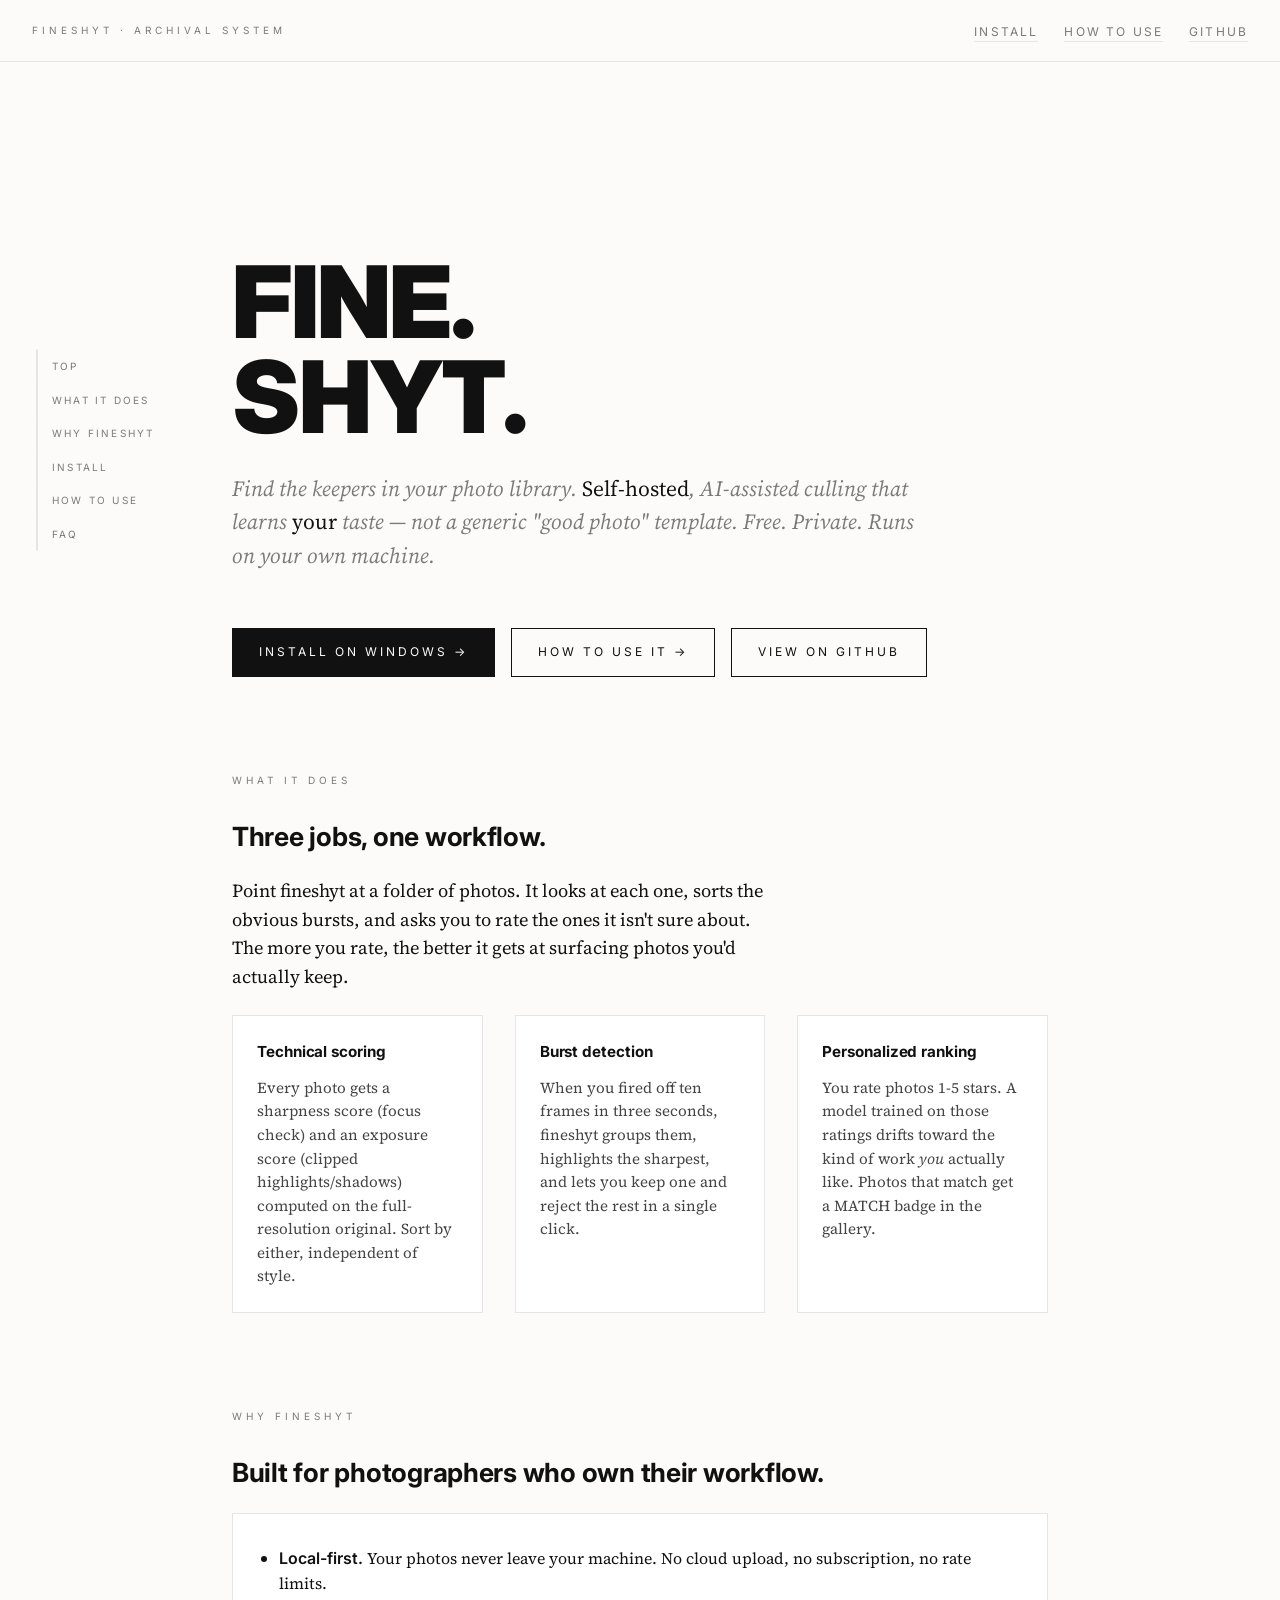
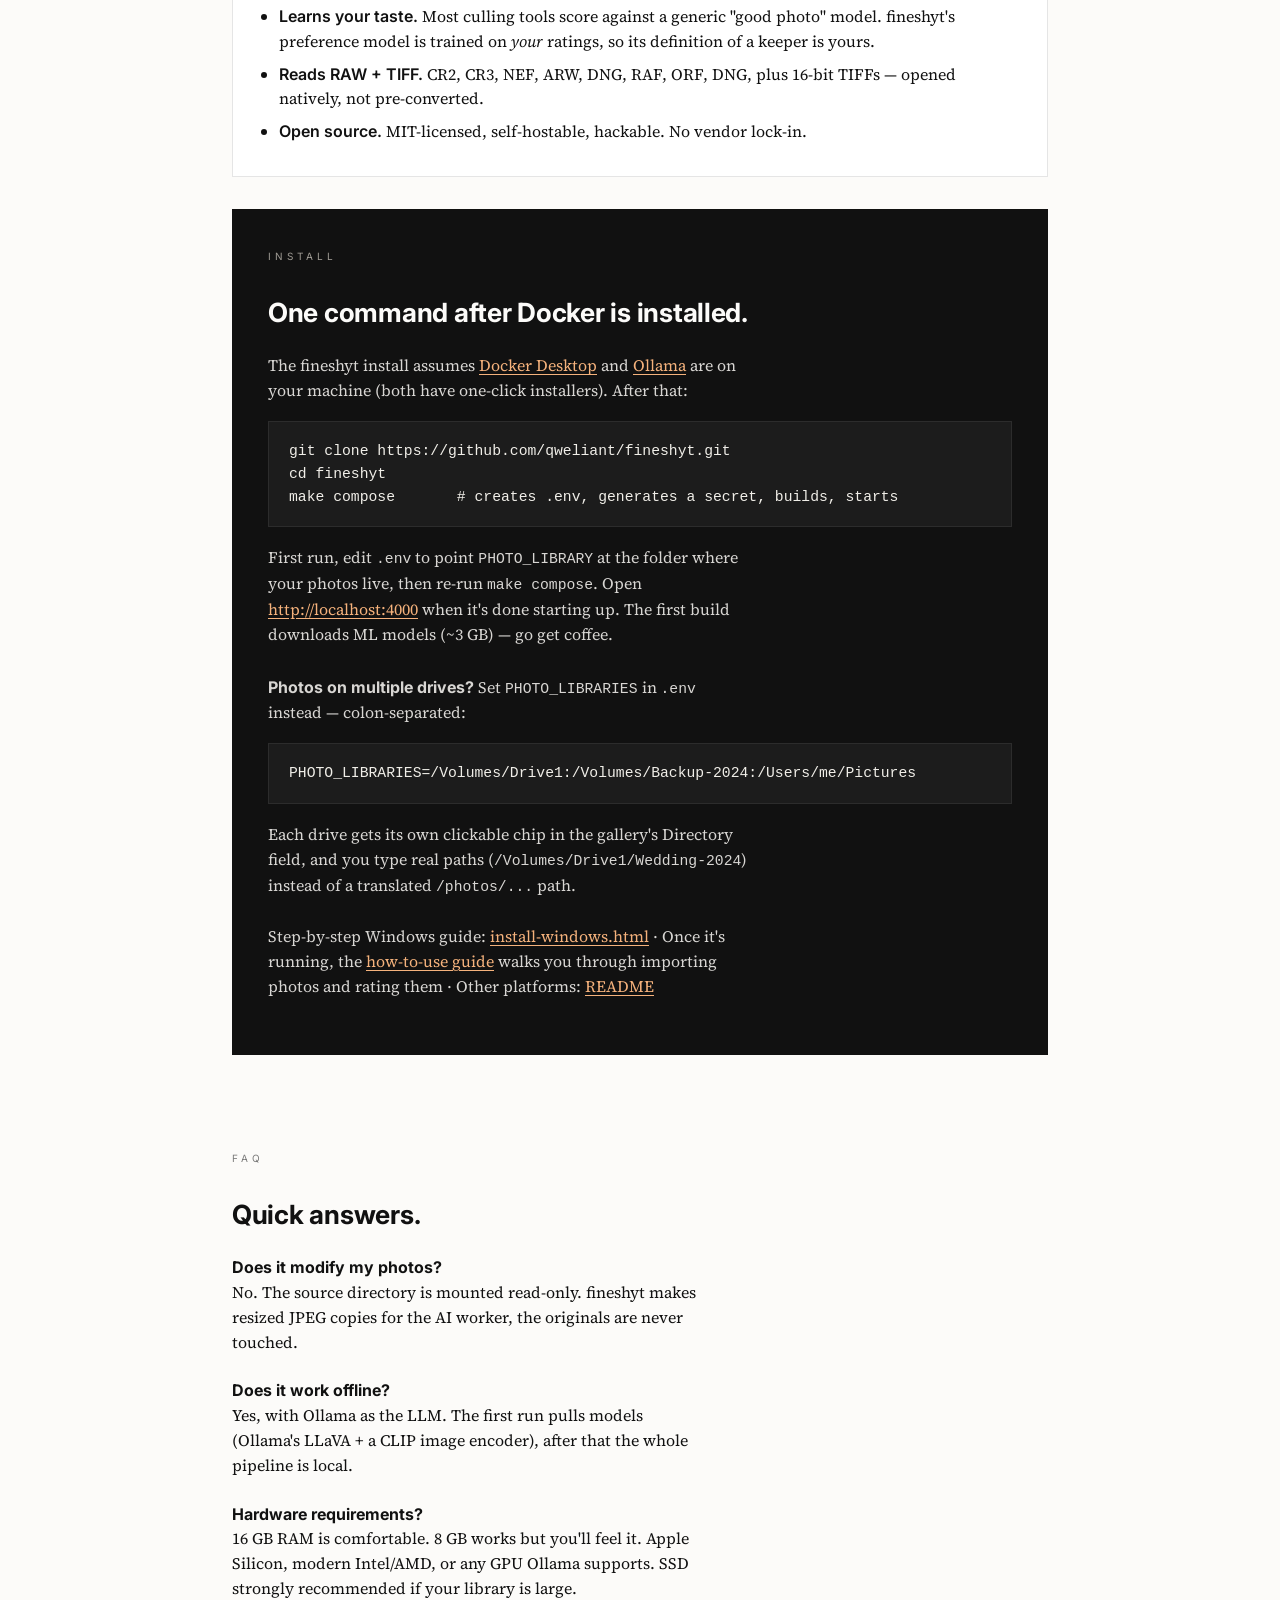
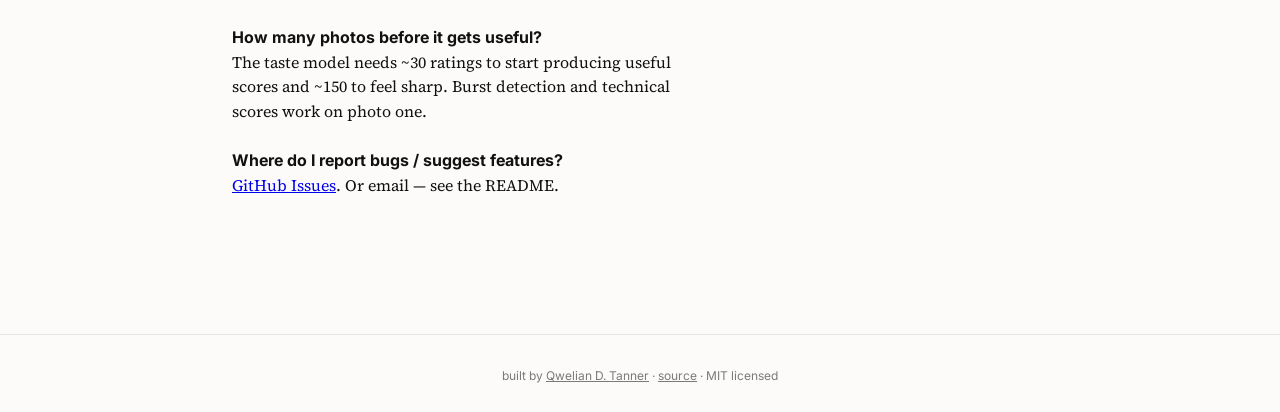
<file: docs/index.html>
<!doctype html>
<html lang="en">
<head>
<meta charset="utf-8" />
<meta name="viewport" content="width=device-width, initial-scale=1" />
<title>fineshyt — find the keepers in your photo library</title>
<meta name="description" content="Self-hosted, AI-assisted photo culling that learns your taste. Free, private, runs on your own machine." />
<meta property="og:title" content="fineshyt — find the keepers in your photo library" />
<meta property="og:description" content="Self-hosted, AI-assisted photo culling that learns your taste. Free, private, runs on your own machine." />
<meta property="og:type" content="website" />
<link rel="preconnect" href="https://fonts.googleapis.com" />
<link rel="preconnect" href="https://fonts.gstatic.com" crossorigin />
<link href="https://fonts.googleapis.com/css2?family=Inter:wght@400;500;700;900&family=Source+Serif+4:ital,wght@0,400;0,600;1,400&display=swap" rel="stylesheet" />
<style>
  :root {
    --bg: #fcfbf9;
    --ink: #111111;
    --muted: #7a7a7a;
    --line: #e5e5e5;
    --accent: #b94900;
  }
  * { box-sizing: border-box; }
  html, body { margin: 0; padding: 0; }
  body {
    background: var(--bg);
    color: var(--ink);
    font-family: "Source Serif 4", Georgia, serif;
    -webkit-font-smoothing: antialiased;
    text-rendering: optimizeLegibility;
    line-height: 1.55;
  }
  ::selection { background: var(--ink); color: var(--bg); }

  .sans { font-family: "Inter", system-ui, sans-serif; }
  .micro {
    font-family: "Inter", sans-serif;
    text-transform: uppercase;
    letter-spacing: 0.4em;
    font-size: 10px;
    color: var(--muted);
  }

  header {
    border-bottom: 1px solid var(--line);
    padding: 18px 32px;
    display: flex;
    justify-content: space-between;
    align-items: center;
  }
  header .links a {
    font-family: "Inter", sans-serif;
    font-size: 12px;
    text-transform: uppercase;
    letter-spacing: 0.18em;
    color: var(--muted);
    text-decoration: none;
    border-bottom: 1px solid var(--line);
    padding-bottom: 2px;
    margin-left: 22px;
  }
  header .links a:hover { color: var(--ink); border-color: var(--ink); }

  main { max-width: 880px; margin: 0 auto; padding: 96px 32px 120px; }

  .hero h1 {
    font-family: "Inter", sans-serif;
    font-weight: 900;
    font-size: clamp(3rem, 9vw, 6.25rem);
    letter-spacing: -0.02em;
    line-height: 0.95;
    margin: 0 0 28px;
  }
  .hero .lede {
    font-size: 1.35rem;
    color: var(--muted);
    font-style: italic;
    max-width: 32em;
    margin: 0 0 56px;
  }
  .hero .lede em { color: var(--ink); font-style: normal; }

  section { margin-top: 96px; }
  section > .micro { display: block; margin-bottom: 28px; }
  section h2 {
    font-family: "Inter", sans-serif;
    font-weight: 700;
    font-size: 1.65rem;
    letter-spacing: -0.01em;
    margin: 0 0 20px;
  }
  section p { margin: 0 0 16px; max-width: 60ch; }
  section p.big { font-size: 1.15rem; }

  .grid-3 {
    display: grid;
    grid-template-columns: repeat(3, 1fr);
    gap: 32px;
    margin-top: 24px;
  }
  @media (max-width: 720px) {
    .grid-3 { grid-template-columns: 1fr; }
  }
  .card {
    border: 1px solid var(--line);
    padding: 24px;
    background: white;
  }
  .card h3 {
    font-family: "Inter", sans-serif;
    font-size: 0.95rem;
    margin: 0 0 12px;
    letter-spacing: -0.005em;
  }
  .card p {
    font-size: 0.95rem;
    color: #444;
    margin: 0;
  }

  .compare {
    border: 1px solid var(--line);
    background: white;
    padding: 24px 28px;
    margin-top: 16px;
  }
  .compare ul { margin: 0; padding-left: 1.1em; }
  .compare li { margin: 8px 0; font-size: 1rem; }
  .compare li b { font-family: "Inter", sans-serif; font-weight: 600; }

  .install {
    background: var(--ink);
    color: var(--bg);
    padding: 40px 36px;
    margin-top: 32px;
  }
  .install h2 { color: var(--bg); }
  .install p { color: #d8d6d3; }
  .install code, pre {
    font-family: "JetBrains Mono", "Menlo", monospace;
    font-size: 0.92rem;
  }
  pre {
    background: #1c1c1c;
    border: 1px solid #2c2c2c;
    padding: 18px 20px;
    overflow-x: auto;
    color: #f0eee8;
    margin: 18px 0;
  }
  .install ol { margin: 0 0 0 1.2em; padding: 0; }
  .install li { margin: 14px 0; }
  .install a { color: #f5b27c; text-decoration: underline; text-underline-offset: 3px; }
  .install a:hover { color: #ffb784; }

  .cta {
    margin-top: 48px;
    display: flex;
    gap: 16px;
    flex-wrap: wrap;
  }
  .btn {
    font-family: "Inter", sans-serif;
    font-size: 12px;
    text-transform: uppercase;
    letter-spacing: 0.25em;
    padding: 14px 26px;
    text-decoration: none;
    transition: all 0.15s;
    border: 1px solid var(--ink);
  }
  .btn.primary { background: var(--ink); color: var(--bg); }
  .btn.primary:hover { background: #2a2a2a; }
  .btn.secondary { color: var(--ink); }
  .btn.secondary:hover { background: var(--ink); color: var(--bg); }

  footer {
    border-top: 1px solid var(--line);
    padding: 32px;
    color: var(--muted);
    font-size: 12px;
    font-family: "Inter", sans-serif;
    text-align: center;
  }
  footer a { color: var(--muted); }
  footer a:hover { color: var(--ink); }

  /* ---- Section nav rail ----------------------------------------- */
  html { scroll-behavior: smooth; }
  section { scroll-margin-top: 32px; }

  .toc {
    position: fixed;
    top: 50%;
    left: 36px;
    transform: translateY(-50%);
    z-index: 10;
    font-family: "Inter", sans-serif;
    font-size: 10px;
    text-transform: uppercase;
    letter-spacing: 0.22em;
  }
  .toc a {
    display: block;
    padding: 9px 0 9px 14px;
    color: var(--muted);
    text-decoration: none;
    border-left: 2px solid var(--line);
    transition: color 0.15s, border-color 0.15s, padding-left 0.15s;
  }
  .toc a:hover {
    color: var(--ink);
    border-color: var(--ink);
    padding-left: 18px;
  }

  @media (max-width: 1180px) {
    .toc { display: none; }
  }
</style>
</head>
<body>

<header>
  <span class="micro">fineshyt · archival system</span>
  <nav class="links">
    <a href="install-windows.html">Install</a>
    <a href="using-fineshyt.html">How to use</a>
    <a href="https://github.com/qweliant/fineshyt">GitHub</a>
  </nav>
</header>

<aside class="toc" aria-label="Section navigation">
  <a href="#hero">Top</a>
  <a href="#features">What it does</a>
  <a href="#why">Why fineshyt</a>
  <a href="#install">Install</a>
  <a href="using-fineshyt.html">How to use</a>
  <a href="#faq">FAQ</a>
</aside>

<main>

  <section id="hero" class="hero">
    <h1>FINE.<br/>SHYT.</h1>
    <p class="lede">
      Find the keepers in your photo library. <em>Self-hosted</em>, AI-assisted
      culling that learns <em>your</em> taste — not a generic "good photo" template.
      Free. Private. Runs on your own machine.
    </p>
    <div class="cta">
      <a href="install-windows.html" class="btn primary">Install on Windows →</a>
      <a href="using-fineshyt.html" class="btn secondary">How to use it →</a>
      <a href="https://github.com/qweliant/fineshyt" class="btn secondary">View on GitHub</a>
    </div>
  </section>

  <section id="features">
    <span class="micro">What it does</span>
    <h2>Three jobs, one workflow.</h2>
    <p class="big">
      Point fineshyt at a folder of photos. It looks at each one, sorts the
      obvious bursts, and asks you to rate the ones it isn't sure about. The
      more you rate, the better it gets at surfacing photos you'd actually
      keep.
    </p>

    <div class="grid-3">
      <div class="card">
        <h3>Technical scoring</h3>
        <p>
          Every photo gets a sharpness score (focus check) and an exposure
          score (clipped highlights/shadows) computed on the full-resolution
          original. Sort by either, independent of style.
        </p>
      </div>
      <div class="card">
        <h3>Burst detection</h3>
        <p>
          When you fired off ten frames in three seconds, fineshyt groups
          them, highlights the sharpest, and lets you keep one and reject
          the rest in a single click.
        </p>
      </div>
      <div class="card">
        <h3>Personalized ranking</h3>
        <p>
          You rate photos 1-5 stars. A model trained on those ratings drifts
          toward the kind of work <em>you</em> actually like. Photos that
          match get a MATCH badge in the gallery.
        </p>
      </div>
    </div>
  </section>

  <section id="why">
    <span class="micro">Why fineshyt</span>
    <h2>Built for photographers who own their workflow.</h2>

    <div class="compare">
      <ul>
        <li><b>Local-first.</b> Your photos never leave your machine. No cloud upload, no subscription, no rate limits.</li>
        <li><b>Learns your taste.</b> Most culling tools score against a generic "good photo" model. fineshyt's preference model is trained on <em>your</em> ratings, so its definition of a keeper is yours.</li>
        <li><b>Reads RAW + TIFF.</b> CR2, CR3, NEF, ARW, DNG, RAF, ORF, DNG, plus 16-bit TIFFs — opened natively, not pre-converted.</li>
        <li><b>Open source.</b> MIT-licensed, self-hostable, hackable. No vendor lock-in.</li>
      </ul>
    </div>
  </section>

  <section id="install" class="install">
    <span class="micro" style="color:#a09c95;">Install</span>
    <h2>One command after Docker is installed.</h2>
    <p>
      The fineshyt install assumes <a href="https://www.docker.com/products/docker-desktop/">Docker Desktop</a>
      and <a href="https://ollama.com/download">Ollama</a> are on your machine
      (both have one-click installers). After that:
    </p>
    <pre>git clone https://github.com/qweliant/fineshyt.git
cd fineshyt
make compose       # creates .env, generates a secret, builds, starts</pre>
    <p>
      First run, edit <code>.env</code> to point <code>PHOTO_LIBRARY</code> at
      the folder where your photos live, then re-run <code>make compose</code>.
      Open <a href="http://localhost:4000">http://localhost:4000</a> when
      it's done starting up. The first build downloads ML models (~3 GB) — go
      get coffee.
    </p>

    <p style="margin-top: 28px;">
      <b class="sans">Photos on multiple drives?</b> Set <code>PHOTO_LIBRARIES</code>
      in <code>.env</code> instead — colon-separated:
    </p>
    <pre>PHOTO_LIBRARIES=/Volumes/Drive1:/Volumes/Backup-2024:/Users/me/Pictures</pre>
    <p>
      Each drive gets its own clickable chip in the gallery's Directory
      field, and you type real paths (<code>/Volumes/Drive1/Wedding-2024</code>)
      instead of a translated <code>/photos/...</code> path.
    </p>

    <p style="margin-top: 26px;">
      Step-by-step Windows guide:
      <a href="install-windows.html">install-windows.html</a> ·
      Once it's running, the
      <a href="using-fineshyt.html">how-to-use guide</a> walks you through
      importing photos and rating them ·
      Other platforms: <a href="https://github.com/qweliant/fineshyt#running-it">README</a>
    </p>
  </section>

  <section id="faq">
    <span class="micro">FAQ</span>
    <h2>Quick answers.</h2>

    <p><b class="sans">Does it modify my photos?</b><br/>
    No. The source directory is mounted read-only. fineshyt makes resized JPEG
    copies for the AI worker, the originals are never touched.</p>

    <p style="margin-top: 24px;"><b class="sans">Does it work offline?</b><br/>
    Yes, with Ollama as the LLM. The first run pulls models (Ollama's
    LLaVA + a CLIP image encoder), after that the whole pipeline is local.</p>

    <p style="margin-top: 24px;"><b class="sans">Hardware requirements?</b><br/>
    16 GB RAM is comfortable. 8 GB works but you'll feel it. Apple Silicon,
    modern Intel/AMD, or any GPU Ollama supports. SSD strongly recommended
    if your library is large.</p>

    <p style="margin-top: 24px;"><b class="sans">How many photos before it gets useful?</b><br/>
    The taste model needs ~30 ratings to start producing useful scores and
    ~150 to feel sharp. Burst detection and technical scores work on photo
    one.</p>

    <p style="margin-top: 24px;"><b class="sans">Where do I report bugs / suggest features?</b><br/>
    <a href="https://github.com/qweliant/fineshyt/issues">GitHub Issues</a>.
    Or email — see the README.</p>
  </section>

</main>

<footer>
  built by <a href="https://qwelian.com">Qwelian D. Tanner</a> ·
  <a href="https://github.com/qweliant/fineshyt">source</a> · MIT licensed
</footer>

</body>
</html>
</file>
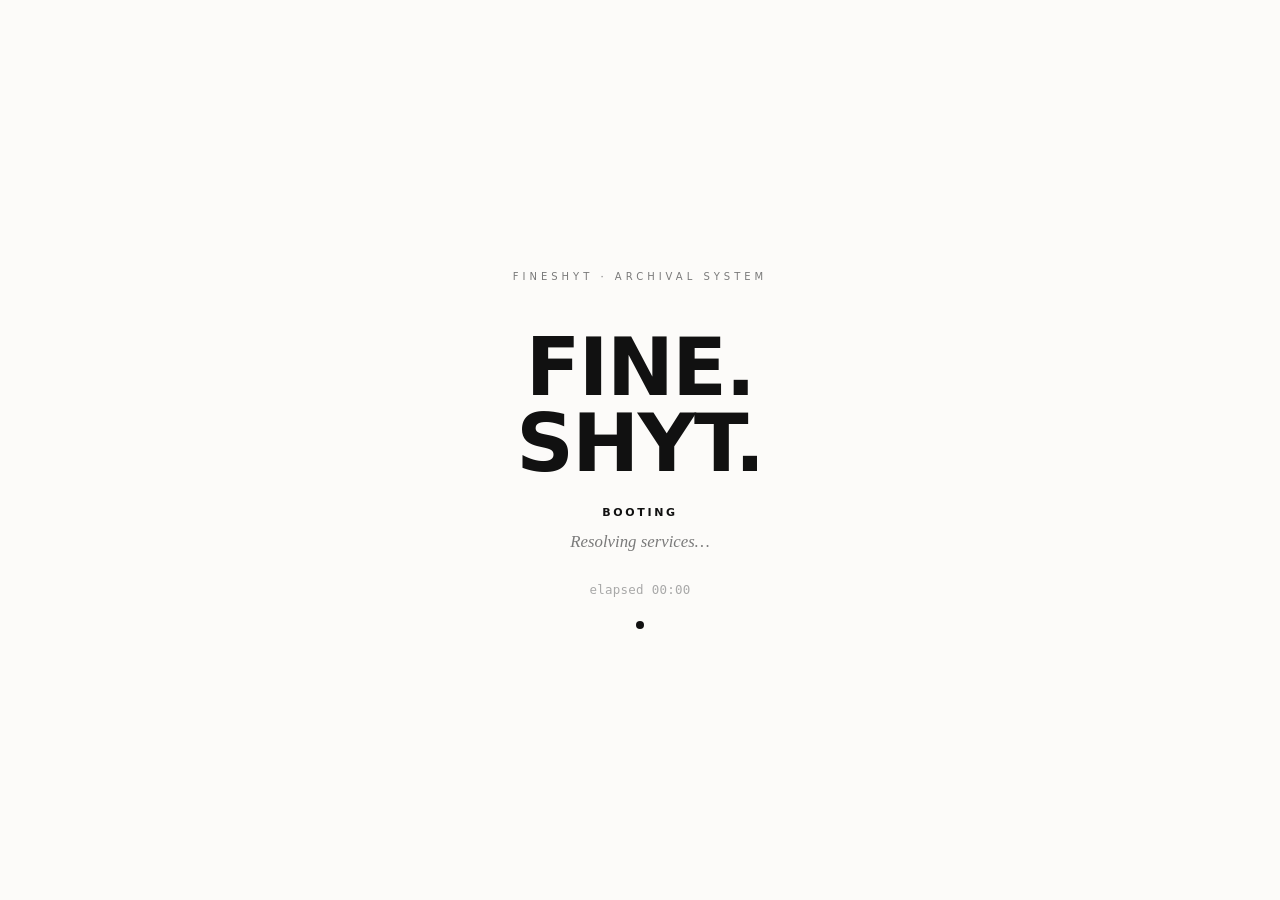
<file: desktop/frontend/index.html>
<!doctype html>
<html lang="en">
<head>
<meta charset="utf-8" />
<meta name="viewport" content="width=device-width, initial-scale=1" />
<title>Fineshyt</title>
<style>
  :root {
    --bg: #fcfbf9;
    --ink: #111111;
    --muted: #7a7a7a;
    --faint: #a8a8a8;
    --line: #e5e5e5;
    --accent: #b94900;
  }
  * { box-sizing: border-box; }
  html, body {
    margin: 0;
    padding: 0;
    background: var(--bg);
    color: var(--ink);
    font-family: "Source Serif 4", Georgia, serif;
    -webkit-font-smoothing: antialiased;
    height: 100%;
  }
  body {
    display: flex;
    flex-direction: column;
    align-items: center;
    justify-content: center;
    text-align: center;
    padding: 32px;
  }
  h1 {
    font-family: "Inter", system-ui, sans-serif;
    font-weight: 900;
    font-size: clamp(2.5rem, 7vw, 5rem);
    letter-spacing: -0.02em;
    line-height: 0.95;
    margin: 0 0 24px;
  }
  .micro {
    font-family: "Inter", system-ui, sans-serif;
    text-transform: uppercase;
    letter-spacing: 0.4em;
    font-size: 10px;
    color: var(--muted);
    margin: 0 0 48px;
  }
  .phase-label {
    font-family: "Inter", system-ui, sans-serif;
    text-transform: uppercase;
    letter-spacing: 0.24em;
    font-size: 11px;
    font-weight: 700;
    color: var(--ink);
    margin: 0 0 10px;
  }
  .phase-detail {
    font-style: italic;
    color: var(--muted);
    font-size: 1.05rem;
    margin: 0 0 28px;
    max-width: 36em;
    line-height: 1.5;
  }
  .meta {
    font-family: "JetBrains Mono", "Menlo", monospace;
    font-size: 0.78rem;
    color: var(--faint);
    margin: 0 0 24px;
    letter-spacing: 0.02em;
  }
  .spinner {
    width: 8px;
    height: 8px;
    background: var(--ink);
    border-radius: 50%;
    margin: 0 auto;
    animation: pulse 1.2s ease-in-out infinite;
  }
  @keyframes pulse {
    0%, 100% { opacity: 0.3; transform: scale(0.85); }
    50%      { opacity: 1;   transform: scale(1); }
  }
  .error {
    border-left: 3px solid var(--accent);
    background: #fff7f0;
    padding: 18px 22px;
    margin: 24px auto 0;
    max-width: 40em;
    text-align: left;
    font-family: "JetBrains Mono", "Menlo", monospace;
    font-size: 0.85rem;
    line-height: 1.6;
    white-space: pre-wrap;
    color: #5a1f00;
    display: none;
  }
  .tips {
    margin: 40px auto 0;
    max-width: 36em;
    font-family: "Source Serif 4", Georgia, serif;
    font-size: 0.95rem;
    color: var(--muted);
    line-height: 1.6;
    text-align: left;
    border-top: 1px solid var(--line);
    padding-top: 20px;
    display: none;
  }
  .tips.visible { display: block; }
  .tips strong { color: var(--ink); font-weight: 600; }
  .hidden { display: none; }
</style>
</head>
<body>
  <span class="micro">fineshyt · archival system</span>
  <h1>FINE.<br/>SHYT.</h1>

  <p id="phase-label" class="phase-label">Booting</p>
  <p id="phase-detail" class="phase-detail">Resolving services…</p>
  <p id="meta" class="meta">elapsed 00:00</p>
  <div id="spinner" class="spinner"></div>
  <pre id="error" class="error"></pre>

  <div id="tips" class="tips">
    <p><strong>While you wait —</strong> on a first launch, Fineshyt downloads a
    vision-language model (~4 GB) that runs entirely on your machine. Nothing
    is sent to a cloud service. Subsequent launches take about 30 seconds.</p>
  </div>

  <script type="module">
    const PHOENIX_URL = "http://localhost:4000/";
    const POLL_INTERVAL_MS = 1000;
    const TIPS_DELAY_MS = 30_000;   // show "what's happening" tip after 30s
    const startTime = Date.now();

    const $label = document.getElementById("phase-label");
    const $detail = document.getElementById("phase-detail");
    const $meta = document.getElementById("meta");
    const $spinner = document.getElementById("spinner");
    const $error = document.getElementById("error");
    const $tips = document.getElementById("tips");

    function fmtElapsed(ms) {
      const sec = Math.floor(ms / 1000);
      const m = String(Math.floor(sec / 60)).padStart(2, "0");
      const s = String(sec % 60).padStart(2, "0");
      return `${m}:${s}`;
    }

    let tickHandle = null;
    function tick() {
      $meta.textContent = `elapsed ${fmtElapsed(Date.now() - startTime)}`;
      if (Date.now() - startTime > TIPS_DELAY_MS) {
        $tips.classList.add("visible");
      }
    }
    tickHandle = setInterval(tick, 1000);

    function setPhase(label, detail) {
      if (label) $label.textContent = label;
      if (detail !== undefined) $detail.textContent = detail || "";
    }

    function showError(message) {
      setPhase("Couldn't start fineshyt", "");
      $spinner.classList.add("hidden");
      $error.textContent = message;
      $error.style.display = "block";
      $tips.classList.remove("visible");
      // Freeze the elapsed counter so the error screen doesn't keep ticking
      // up minutes while the user tries to figure out what went wrong.
      if (tickHandle) {
        clearInterval(tickHandle);
        tickHandle = null;
      }
      $meta.style.display = "none";
    }

    // Phoenix poll — once it answers on :4000, navigate. Same logic as before:
    // window.location.href is bulletproof in WKWebView where Rust-side
    // navigates have been flaky.
    async function pollAndNavigate() {
      while (true) {
        try {
          await fetch(PHOENIX_URL, { mode: "no-cors", cache: "no-store" });
          window.location.href = PHOENIX_URL;
          return;
        } catch (_) {
          await new Promise((r) => setTimeout(r, POLL_INTERVAL_MS));
        }
      }
    }

    async function setupTauriListeners() {
      // Wait for Tauri's JS API to be injected. On cold launches the script
      // runs before the bridge is ready.
      const start = Date.now();
      while (!window.__TAURI__ && Date.now() - start < 3000) {
        await new Promise((r) => setTimeout(r, 50));
      }
      if (!window.__TAURI__?.event?.listen) return;
      const { listen } = window.__TAURI__.event;

      // Register live listeners FIRST so we don't miss anything that fires
      // between now and the get_startup_state() call.
      await listen("startup-phase", (e) => {
        const payload = e.payload || {};
        setPhase(payload.label, payload.detail);
      });

      await listen("services-failed", (e) => {
        showError(String(e.payload || "unknown error"));
      });

      // Race recovery: Rust's startup pipeline runs in parallel with the
      // webview loading. On the fastest failure paths (e.g. llama-server
      // not found, fails in ~1s) Rust can emit `services-failed` BEFORE we
      // got here to register the listener — Tauri's emit is fire-and-forget
      // with no replay, so the event is lost. Query the state explicitly to
      // recover any phase/failure that already happened.
      try {
        const invoke = window.__TAURI__.core?.invoke || window.__TAURI__.invoke;
        if (typeof invoke === "function") {
          const state = await invoke("get_startup_state");
          if (state?.failure) {
            showError(String(state.failure));
            return;
          }
          if (state?.phase_label) {
            setPhase(state.phase_label, state.phase_detail);
          }
        }
      } catch (err) {
        // Non-fatal — live listeners will pick up future events. We just
        // can't recover ones that already fired.
        console.warn("get_startup_state failed:", err);
      }
    }

    setupTauriListeners();
    pollAndNavigate();
  </script>
</body>
</html>
</file>
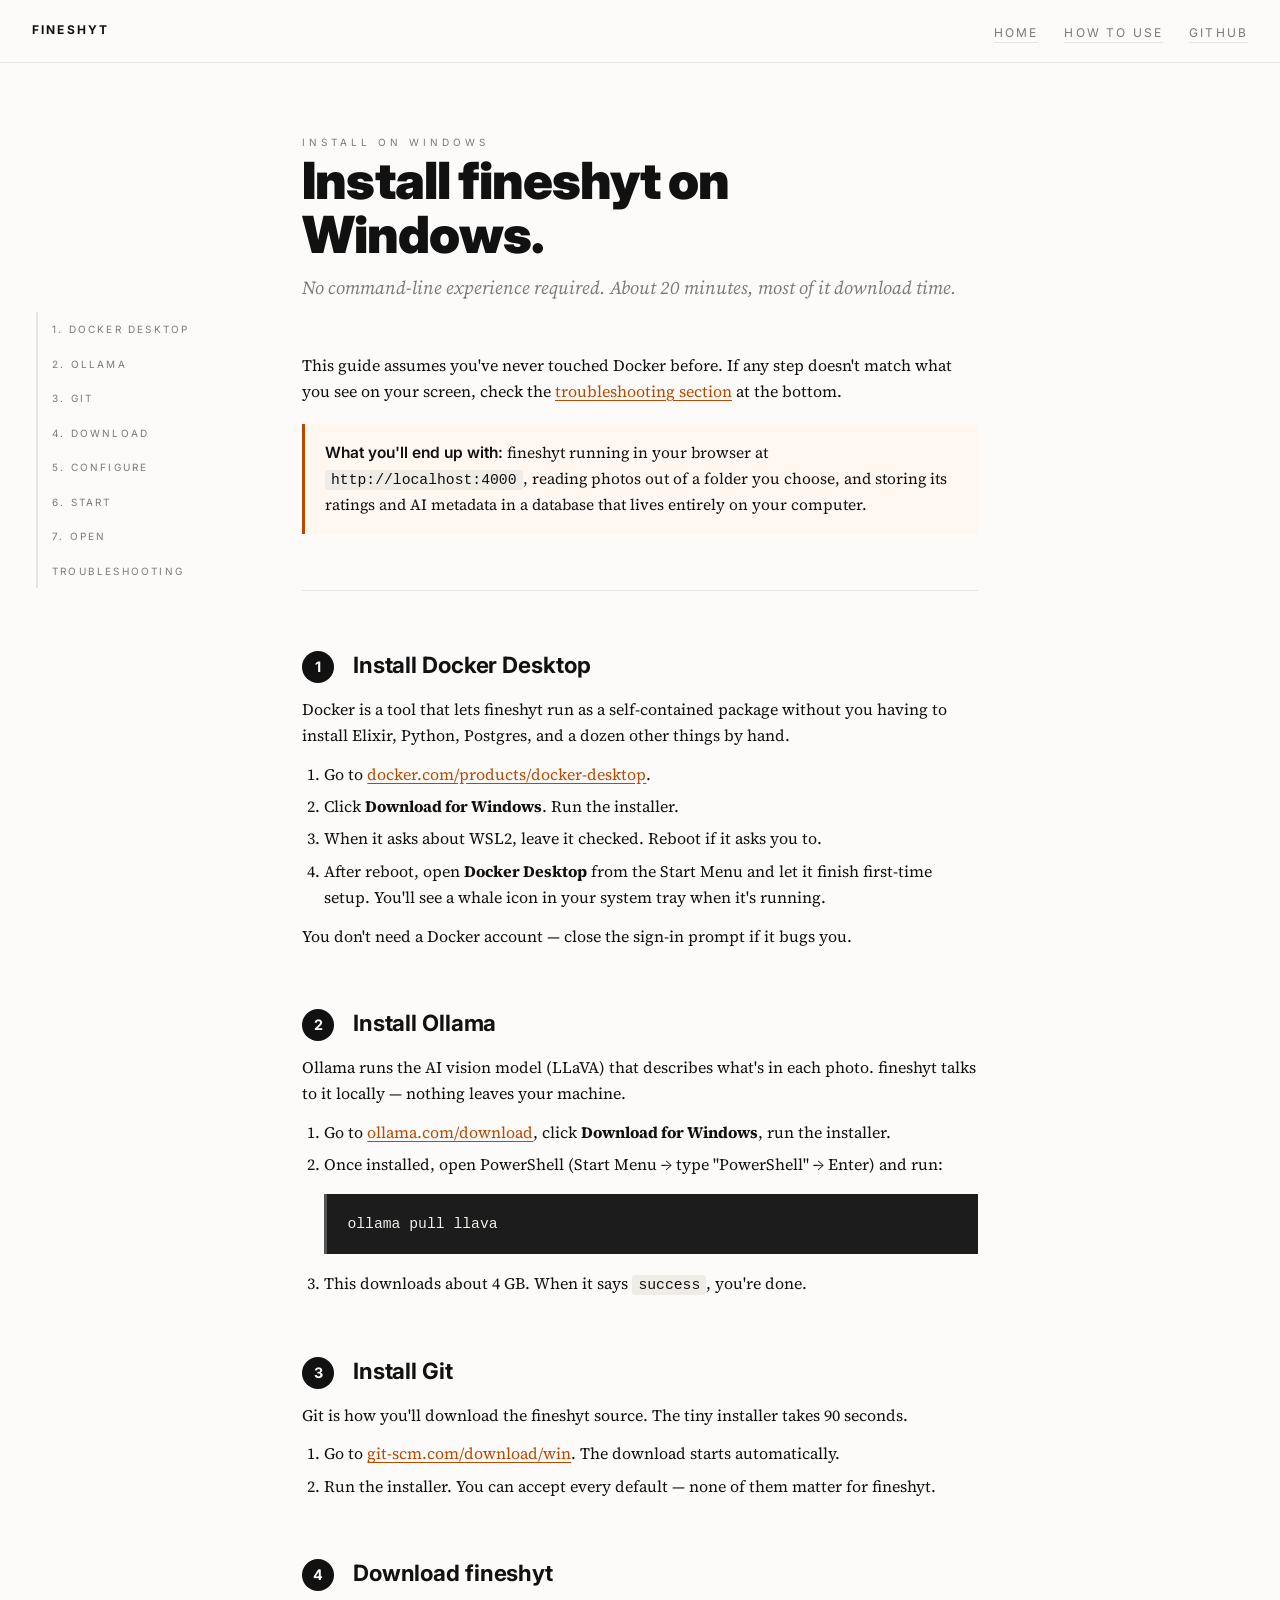
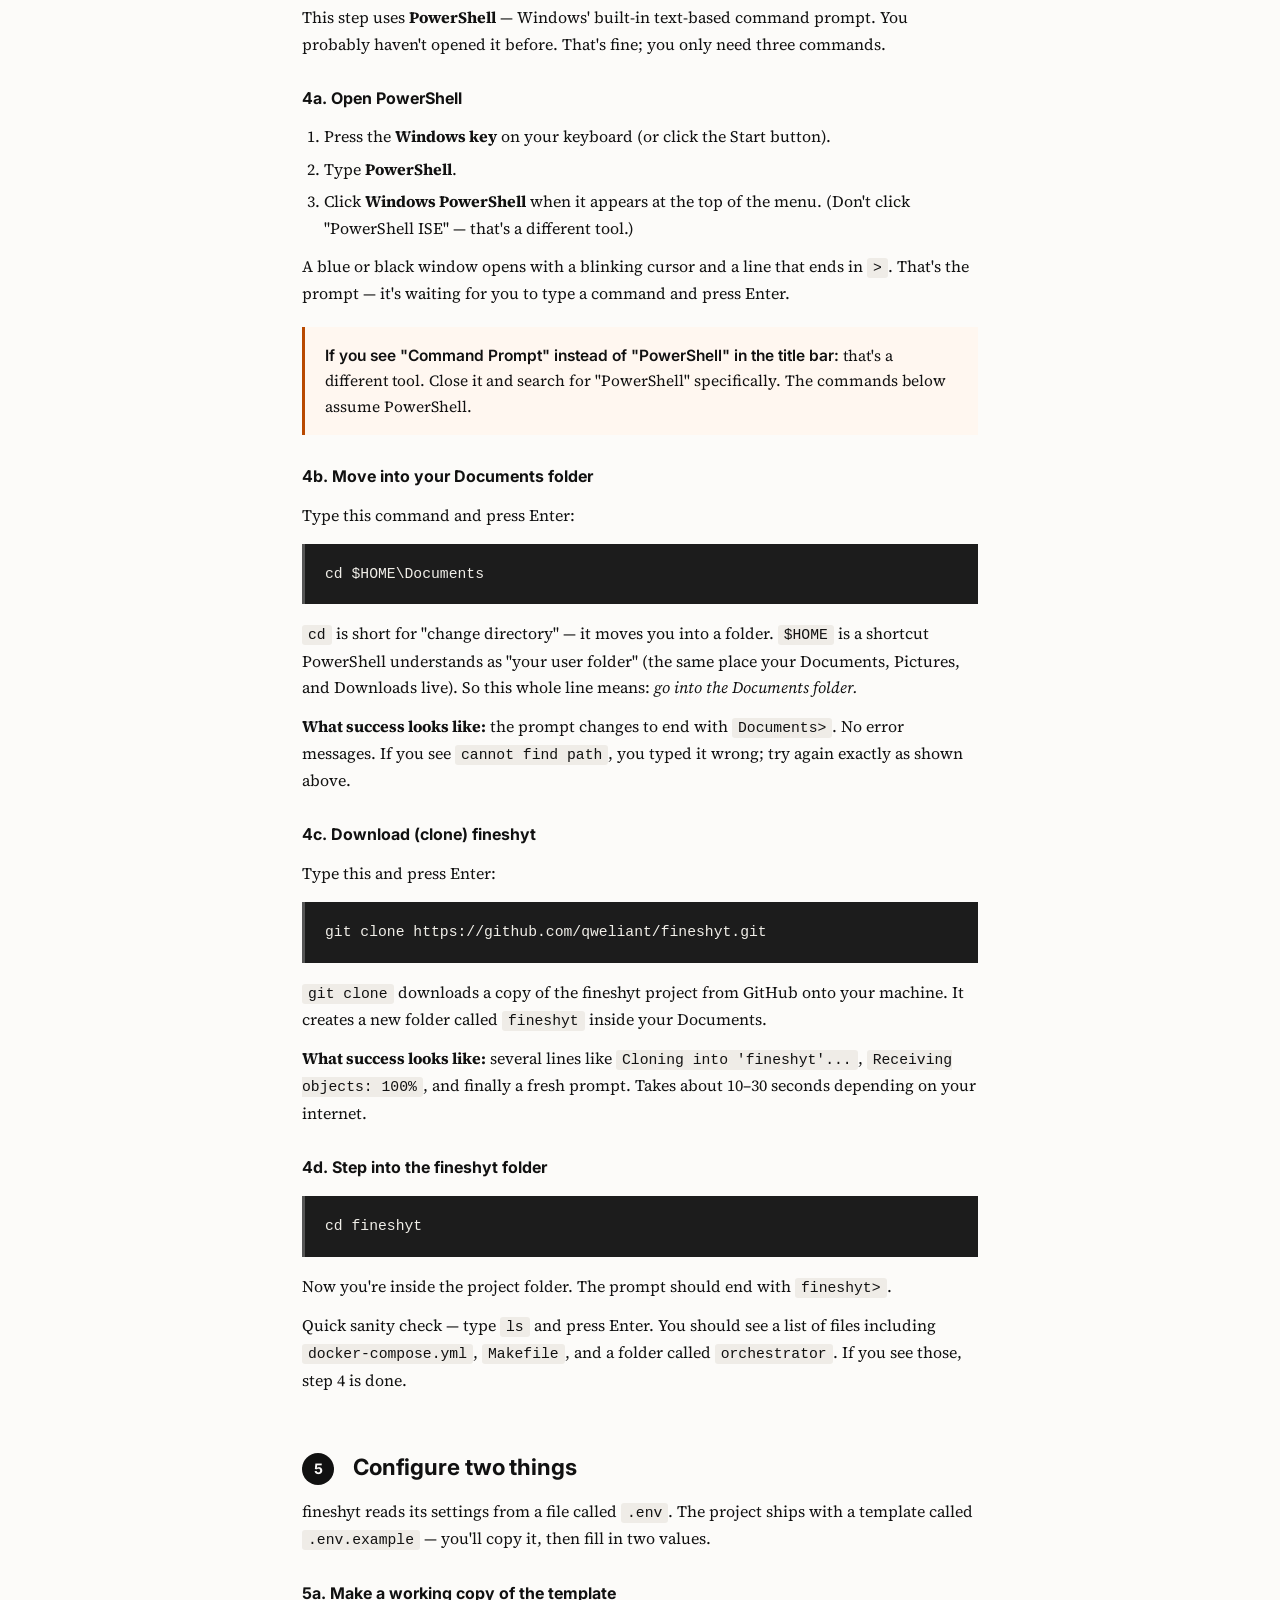
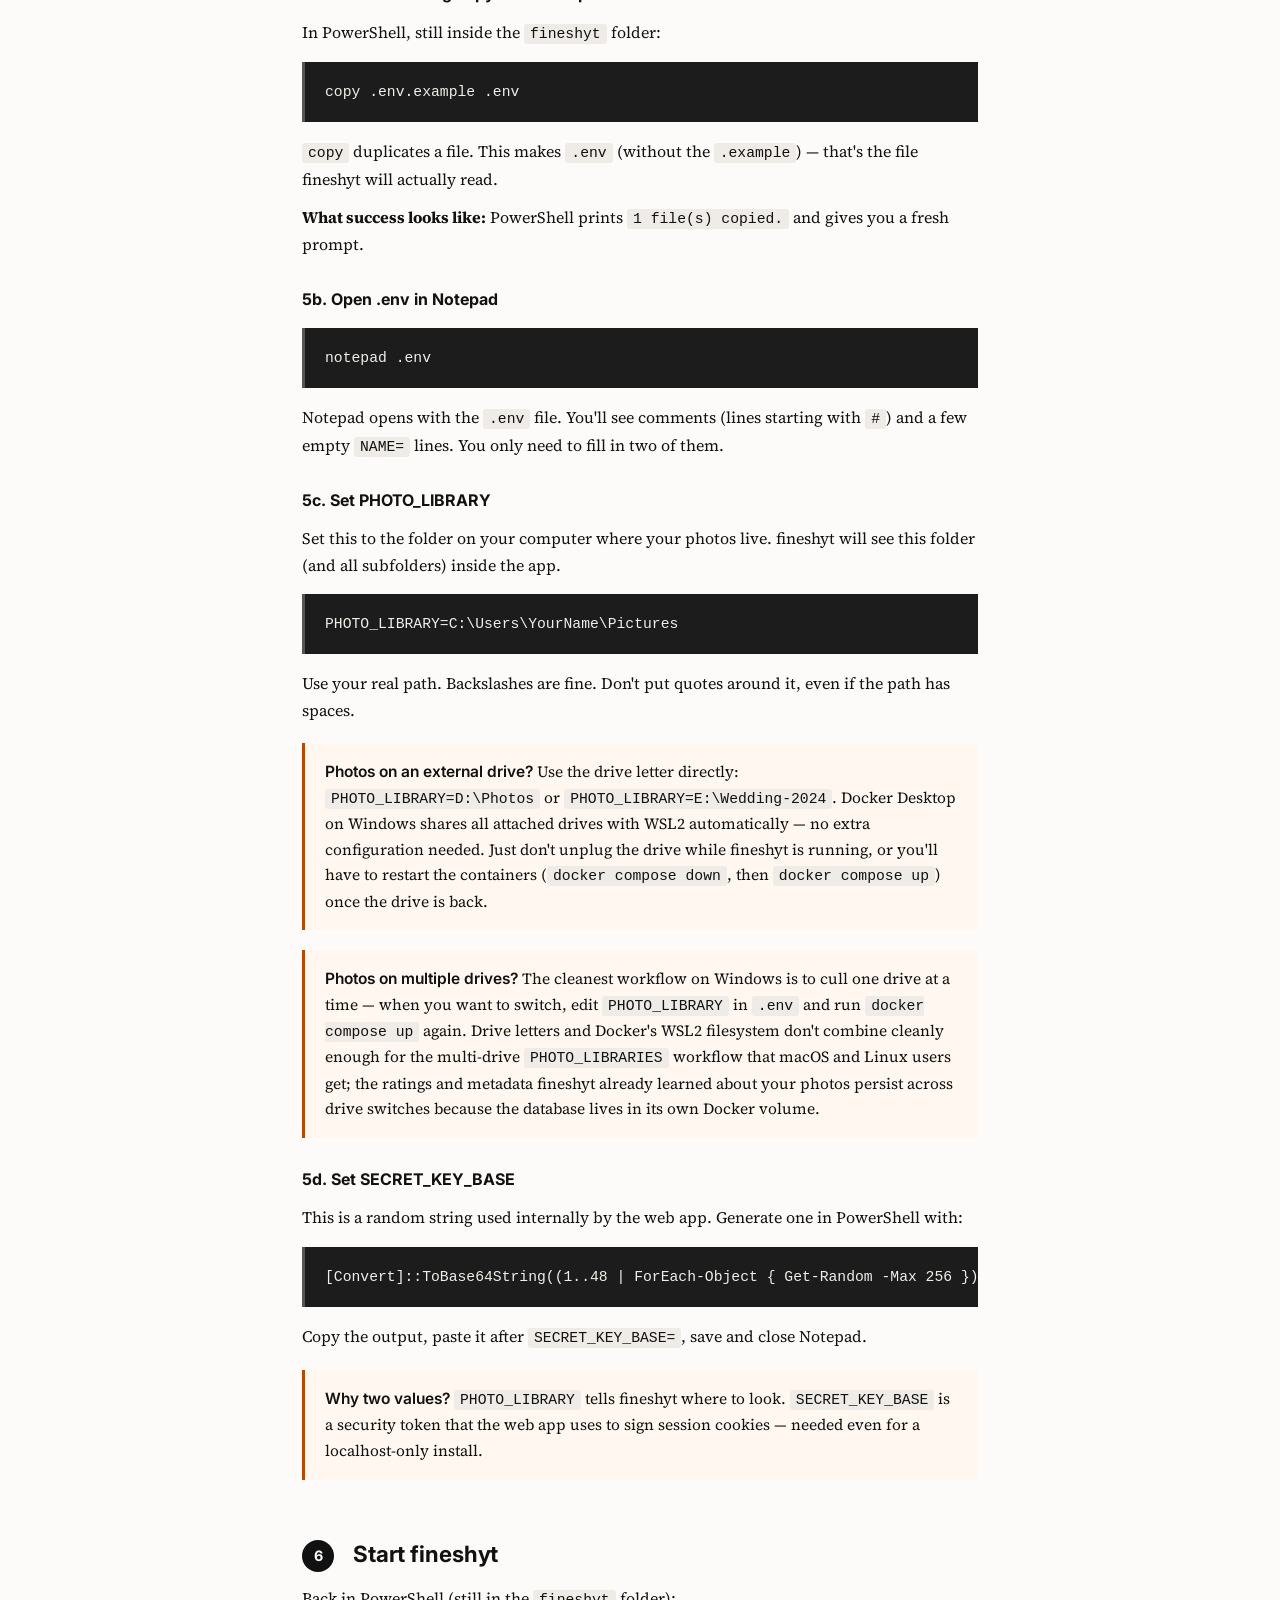
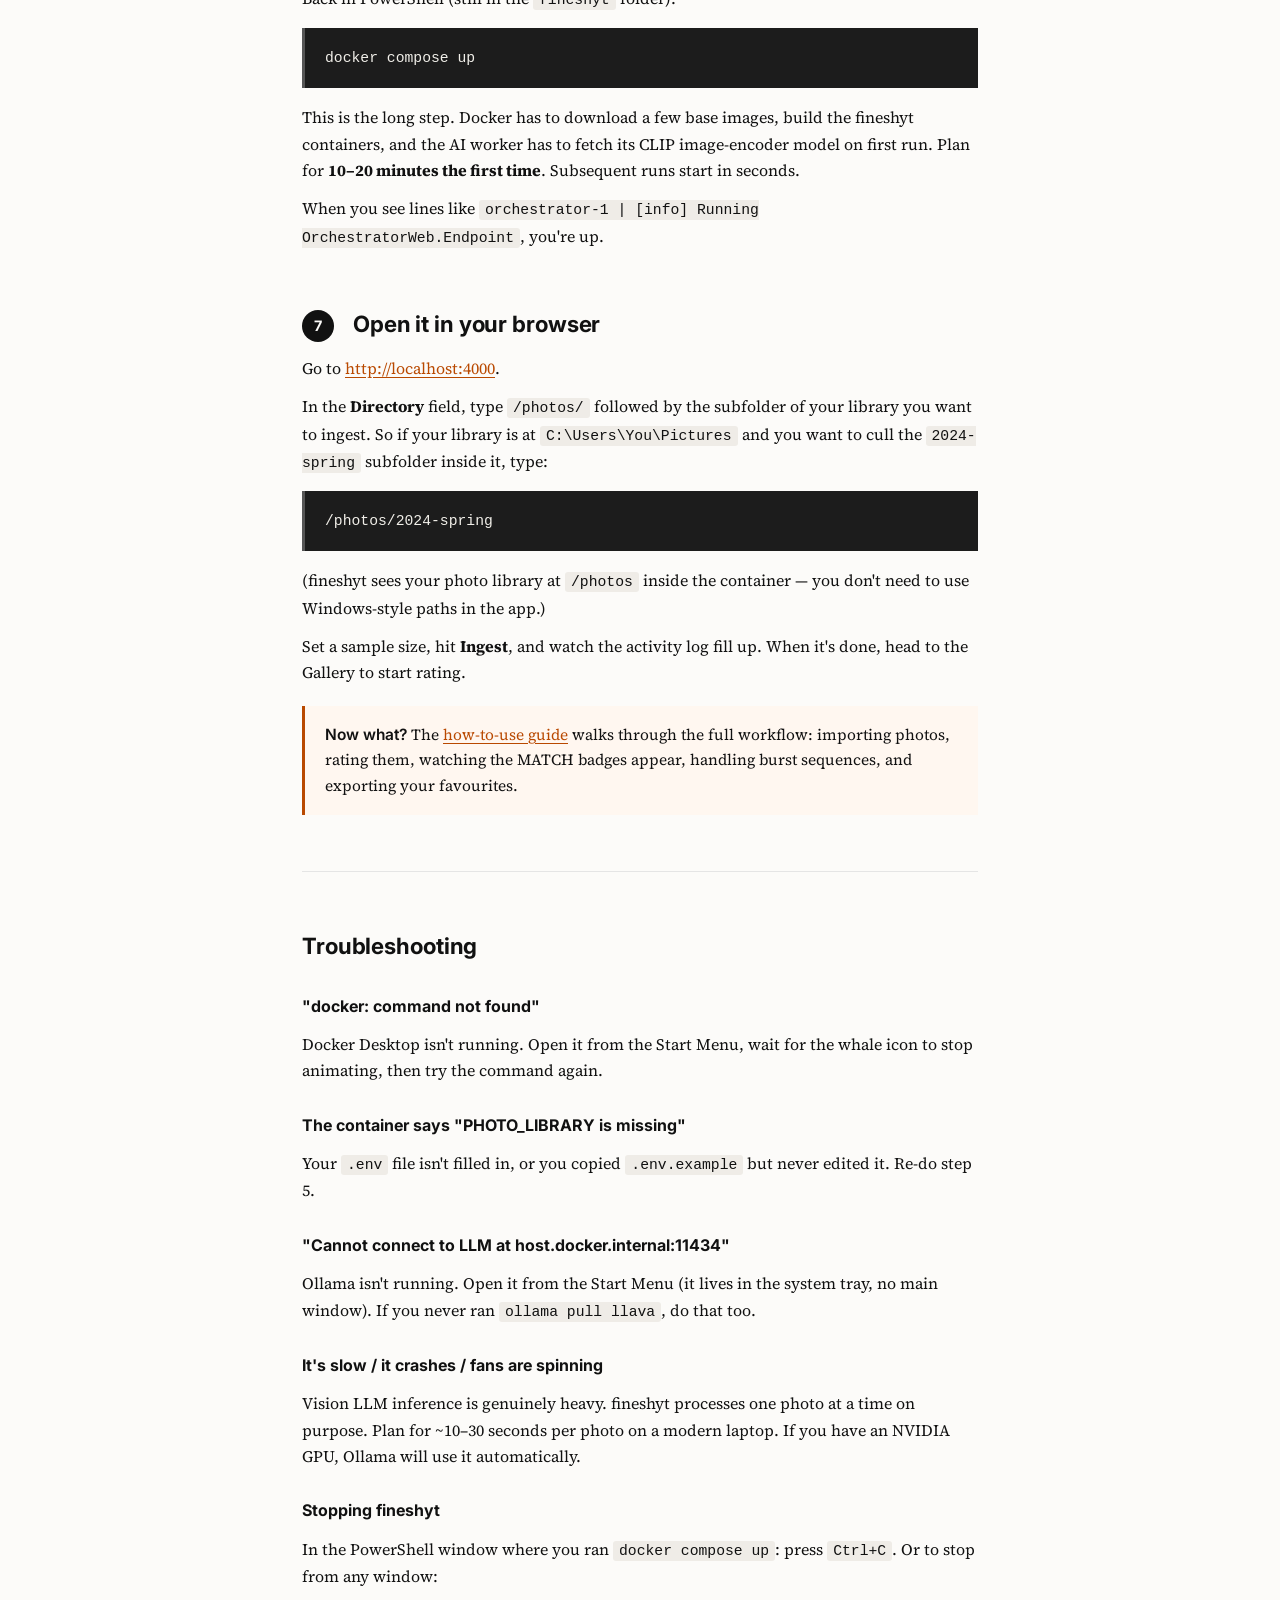
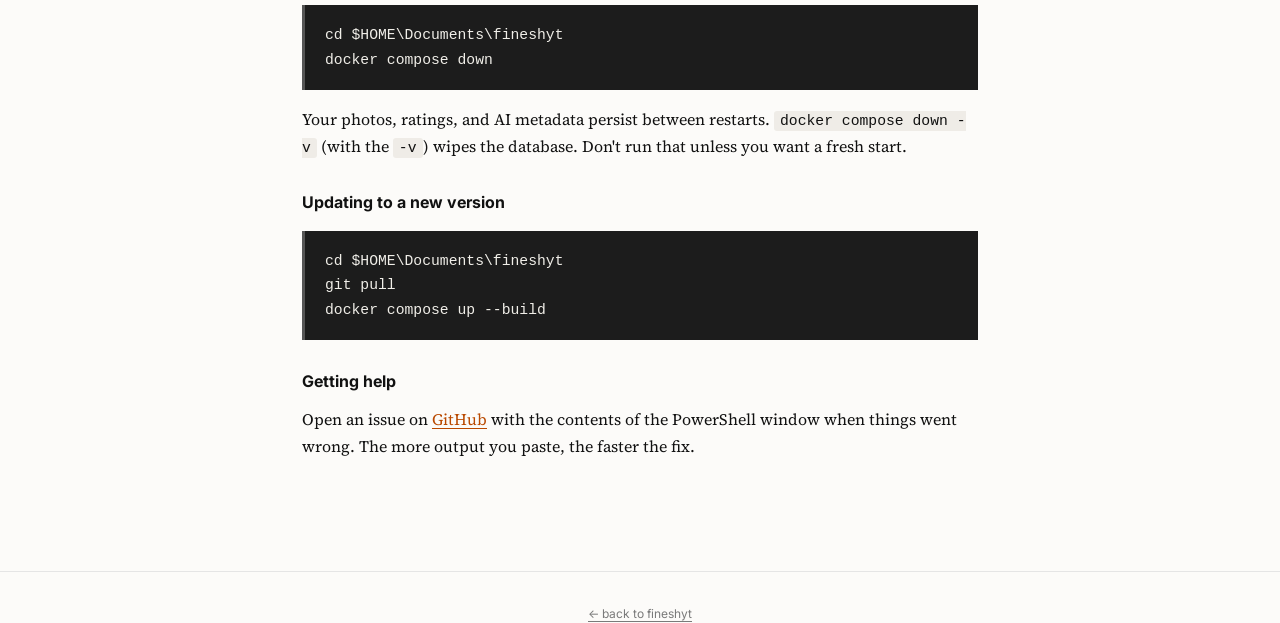
<file: docs/install-windows.html>
<!doctype html>
<html lang="en">
<head>
<meta charset="utf-8" />
<meta name="viewport" content="width=device-width, initial-scale=1" />
<title>Install fineshyt on Windows</title>
<meta name="description" content="Step-by-step Windows install guide for fineshyt — no command line experience required." />
<link rel="preconnect" href="https://fonts.googleapis.com" />
<link rel="preconnect" href="https://fonts.gstatic.com" crossorigin />
<link href="https://fonts.googleapis.com/css2?family=Inter:wght@400;500;700;900&family=Source+Serif+4:ital,wght@0,400;0,600;1,400&display=swap" rel="stylesheet" />
<style>
  :root {
    --bg: #fcfbf9;
    --ink: #111111;
    --muted: #7a7a7a;
    --line: #e5e5e5;
  }
  * { box-sizing: border-box; }
  html, body { margin: 0; padding: 0; }
  body {
    background: var(--bg);
    color: var(--ink);
    font-family: "Source Serif 4", Georgia, serif;
    -webkit-font-smoothing: antialiased;
    text-rendering: optimizeLegibility;
    line-height: 1.65;
  }
  .sans { font-family: "Inter", sans-serif; }
  .micro {
    font-family: "Inter", sans-serif;
    text-transform: uppercase;
    letter-spacing: 0.4em;
    font-size: 10px;
    color: var(--muted);
  }
  header {
    border-bottom: 1px solid var(--line);
    padding: 18px 32px;
    display: flex;
    justify-content: space-between;
    align-items: center;
  }
  header a {
    font-family: "Inter", sans-serif;
    font-size: 12px;
    text-transform: uppercase;
    letter-spacing: 0.18em;
    color: var(--muted);
    text-decoration: none;
    border-bottom: 1px solid var(--line);
    padding-bottom: 2px;
    margin-left: 22px;
  }
  header a:hover { color: var(--ink); border-color: var(--ink); }
  header a.brand { font-weight: 700; color: var(--ink); border: none; margin: 0; }

  main { max-width: 740px; margin: 0 auto; padding: 64px 32px 100px; }

  h1 {
    font-family: "Inter", sans-serif;
    font-weight: 900;
    font-size: clamp(2rem, 5vw, 3.2rem);
    letter-spacing: -0.02em;
    line-height: 1.05;
    margin: 0 0 12px;
  }
  .subtitle { color: var(--muted); font-style: italic; font-size: 1.15rem; margin: 0 0 48px; }

  h2 {
    font-family: "Inter", sans-serif;
    font-weight: 700;
    font-size: 1.4rem;
    margin: 56px 0 12px;
    letter-spacing: -0.005em;
  }
  h2 .step-num {
    display: inline-block;
    width: 32px;
    height: 32px;
    line-height: 32px;
    text-align: center;
    background: var(--ink);
    color: var(--bg);
    border-radius: 50%;
    font-size: 0.9rem;
    font-weight: 700;
    margin-right: 14px;
    vertical-align: middle;
  }
  h3 {
    font-family: "Inter", sans-serif;
    font-size: 1rem;
    margin: 28px 0 8px;
  }
  p { margin: 12px 0; }
  ul, ol { margin: 12px 0; padding-left: 1.4em; }
  li { margin: 6px 0; }

  pre, code {
    font-family: "JetBrains Mono", "Menlo", monospace;
    font-size: 0.92rem;
  }
  code {
    background: #efece7;
    padding: 2px 6px;
    border-radius: 3px;
  }
  pre {
    background: #1c1c1c;
    color: #f0eee8;
    padding: 18px 20px;
    overflow-x: auto;
    margin: 16px 0;
    border-left: 3px solid #555;
  }
  pre code { background: transparent; padding: 0; color: inherit; }

  .note {
    border-left: 3px solid #b94900;
    background: #fff7f0;
    padding: 16px 20px;
    margin: 20px 0;
    font-size: 0.97rem;
  }
  .note b { font-family: "Inter", sans-serif; font-weight: 600; }

  a { color: #b94900; text-underline-offset: 3px; }
  a:hover { color: #8a3700; }

  hr { border: none; border-top: 1px solid var(--line); margin: 56px 0; }

  footer {
    border-top: 1px solid var(--line);
    padding: 32px;
    color: var(--muted);
    font-size: 12px;
    font-family: "Inter", sans-serif;
    text-align: center;
  }
  footer a { color: var(--muted); }

  /* ---- Section nav rail ----------------------------------------- */
  html { scroll-behavior: smooth; }
  h2 { scroll-margin-top: 32px; }

  .toc {
    position: fixed;
    top: 50%;
    left: 36px;
    transform: translateY(-50%);
    z-index: 10;
    font-family: "Inter", sans-serif;
    font-size: 10px;
    text-transform: uppercase;
    letter-spacing: 0.22em;
    max-height: 80vh;
    overflow-y: auto;
  }
  .toc a {
    display: block;
    padding: 9px 0 9px 14px;
    color: var(--muted);
    text-decoration: none;
    border-left: 2px solid var(--line);
    transition: color 0.15s, border-color 0.15s, padding-left 0.15s;
  }
  .toc a:hover {
    color: var(--ink);
    border-color: var(--ink);
    padding-left: 18px;
  }

  @media (max-width: 1180px) {
    .toc { display: none; }
  }
</style>
</head>
<body>

<header>
  <a class="brand" href="index.html">fineshyt</a>
  <nav>
    <a href="index.html">Home</a>
    <a href="using-fineshyt.html">How to use</a>
    <a href="https://github.com/qweliant/fineshyt">GitHub</a>
  </nav>
</header>

<aside class="toc" aria-label="Section navigation">
  <a href="#step-1">1. Docker Desktop</a>
  <a href="#step-2">2. Ollama</a>
  <a href="#step-3">3. Git</a>
  <a href="#step-4">4. Download</a>
  <a href="#step-5">5. Configure</a>
  <a href="#step-6">6. Start</a>
  <a href="#step-7">7. Open</a>
  <a href="#troubleshooting">Troubleshooting</a>
</aside>

<main>

<span class="micro">Install on Windows</span>
<h1>Install fineshyt on Windows.</h1>
<p class="subtitle">No command-line experience required. About 20 minutes, most of it download time.</p>

<p>
  This guide assumes you've never touched Docker before. If any step doesn't
  match what you see on your screen, check the <a href="#troubleshooting">troubleshooting
  section</a> at the bottom.
</p>

<div class="note">
  <b>What you'll end up with:</b> fineshyt running in your browser at
  <code>http://localhost:4000</code>, reading photos out of a folder you choose,
  and storing its ratings and AI metadata in a database that lives entirely
  on your computer.
</div>

<hr/>

<h2 id="step-1"><span class="step-num">1</span> Install Docker Desktop</h2>
<p>
  Docker is a tool that lets fineshyt run as a self-contained package
  without you having to install Elixir, Python, Postgres, and a dozen other
  things by hand.
</p>
<ol>
  <li>Go to <a href="https://www.docker.com/products/docker-desktop/">docker.com/products/docker-desktop</a>.</li>
  <li>Click <b>Download for Windows</b>. Run the installer.</li>
  <li>When it asks about WSL2, leave it checked. Reboot if it asks you to.</li>
  <li>After reboot, open <b>Docker Desktop</b> from the Start Menu and let it finish first-time setup. You'll see a whale icon in your system tray when it's running.</li>
</ol>
<p>
  You don't need a Docker account — close the sign-in prompt if it bugs you.
</p>

<h2 id="step-2"><span class="step-num">2</span> Install Ollama</h2>
<p>
  Ollama runs the AI vision model (LLaVA) that describes what's in each
  photo. fineshyt talks to it locally — nothing leaves your machine.
</p>
<ol>
  <li>Go to <a href="https://ollama.com/download">ollama.com/download</a>, click <b>Download for Windows</b>, run the installer.</li>
  <li>Once installed, open PowerShell (Start Menu → type "PowerShell" → Enter) and run:
    <pre>ollama pull llava</pre>
  </li>
  <li>This downloads about 4&nbsp;GB. When it says <code>success</code>, you're done.</li>
</ol>

<h2 id="step-3"><span class="step-num">3</span> Install Git</h2>
<p>
  Git is how you'll download the fineshyt source. The tiny installer takes 90 seconds.
</p>
<ol>
  <li>Go to <a href="https://git-scm.com/download/win">git-scm.com/download/win</a>. The download starts automatically.</li>
  <li>Run the installer. You can accept every default — none of them matter for fineshyt.</li>
</ol>

<h2 id="step-4"><span class="step-num">4</span> Download fineshyt</h2>
<p>
  This step uses <b>PowerShell</b> — Windows' built-in text-based command
  prompt. You probably haven't opened it before. That's fine; you only
  need three commands.
</p>

<h3>4a. Open PowerShell</h3>
<ol>
  <li>Press the <b>Windows key</b> on your keyboard (or click the Start button).</li>
  <li>Type <b>PowerShell</b>.</li>
  <li>Click <b>Windows PowerShell</b> when it appears at the top of the menu. (Don't click "PowerShell ISE" — that's a different tool.)</li>
</ol>
<p>
  A blue or black window opens with a blinking cursor and a line that
  ends in <code>&gt;</code>. That's the prompt — it's waiting for you to
  type a command and press Enter.
</p>

<div class="note">
  <b>If you see "Command Prompt" instead of "PowerShell" in the title
  bar:</b> that's a different tool. Close it and search for "PowerShell"
  specifically. The commands below assume PowerShell.
</div>

<h3>4b. Move into your Documents folder</h3>
<p>Type this command and press Enter:</p>
<pre>cd $HOME\Documents</pre>
<p>
  <code>cd</code> is short for "change directory" — it moves you into a
  folder. <code>$HOME</code> is a shortcut PowerShell understands as
  "your user folder" (the same place your Documents, Pictures, and
  Downloads live). So this whole line means: <em>go into the
  Documents folder.</em>
</p>
<p>
  <b>What success looks like:</b> the prompt changes to end with
  <code>Documents&gt;</code>. No error messages. If you see
  <code>cannot find path</code>, you typed it wrong; try again exactly
  as shown above.
</p>

<h3>4c. Download (clone) fineshyt</h3>
<p>Type this and press Enter:</p>
<pre>git clone https://github.com/qweliant/fineshyt.git</pre>
<p>
  <code>git clone</code> downloads a copy of the fineshyt project from
  GitHub onto your machine. It creates a new folder called
  <code>fineshyt</code> inside your Documents.
</p>
<p>
  <b>What success looks like:</b> several lines like <code>Cloning into
  'fineshyt'...</code>, <code>Receiving objects: 100%</code>, and
  finally a fresh prompt. Takes about 10–30 seconds depending on your
  internet.
</p>

<h3>4d. Step into the fineshyt folder</h3>
<pre>cd fineshyt</pre>
<p>
  Now you're inside the project folder. The prompt should end with
  <code>fineshyt&gt;</code>.
</p>
<p>
  Quick sanity check — type <code>ls</code> and press Enter. You should
  see a list of files including <code>docker-compose.yml</code>,
  <code>Makefile</code>, and a folder called <code>orchestrator</code>.
  If you see those, step 4 is done.
</p>

<h2 id="step-5"><span class="step-num">5</span> Configure two things</h2>
<p>
  fineshyt reads its settings from a file called <code>.env</code>. The
  project ships with a template called <code>.env.example</code> — you'll
  copy it, then fill in two values.
</p>

<h3>5a. Make a working copy of the template</h3>
<p>In PowerShell, still inside the <code>fineshyt</code> folder:</p>
<pre>copy .env.example .env</pre>
<p>
  <code>copy</code> duplicates a file. This makes <code>.env</code>
  (without the <code>.example</code>) — that's the file fineshyt will
  actually read.
</p>
<p>
  <b>What success looks like:</b> PowerShell prints
  <code>1 file(s) copied.</code> and gives you a fresh prompt.
</p>

<h3>5b. Open .env in Notepad</h3>
<pre>notepad .env</pre>
<p>
  Notepad opens with the <code>.env</code> file. You'll see comments
  (lines starting with <code>#</code>) and a few empty
  <code>NAME=</code> lines. You only need to fill in two of them.
</p>

<h3>5c. Set PHOTO_LIBRARY</h3>
<p>
  Set this to the folder on your computer where your photos live. fineshyt
  will see this folder (and all subfolders) inside the app.
</p>
<pre>PHOTO_LIBRARY=C:\Users\YourName\Pictures</pre>
<p>
  Use your real path. Backslashes are fine. Don't put quotes around it,
  even if the path has spaces.
</p>

<div class="note">
  <b>Photos on an external drive?</b> Use the drive letter directly:
  <code>PHOTO_LIBRARY=D:\Photos</code> or <code>PHOTO_LIBRARY=E:\Wedding-2024</code>.
  Docker Desktop on Windows shares all attached drives with WSL2
  automatically — no extra configuration needed. Just don't unplug the
  drive while fineshyt is running, or you'll have to restart the
  containers (<code>docker compose down</code>, then <code>docker compose up</code>) once the drive is back.
</div>

<div class="note">
  <b>Photos on multiple drives?</b> The cleanest workflow on Windows is to
  cull one drive at a time — when you want to switch, edit
  <code>PHOTO_LIBRARY</code> in <code>.env</code> and run
  <code>docker compose up</code> again. Drive letters and Docker's WSL2
  filesystem don't combine cleanly enough for the multi-drive
  <code>PHOTO_LIBRARIES</code> workflow that macOS and Linux users get;
  the ratings and metadata fineshyt already learned about your photos
  persist across drive switches because the database lives in its own
  Docker volume.
</div>

<h3>5d. Set SECRET_KEY_BASE</h3>
<p>
  This is a random string used internally by the web app. Generate one in
  PowerShell with:
</p>
<pre>[Convert]::ToBase64String((1..48 | ForEach-Object { Get-Random -Max 256 }))</pre>
<p>Copy the output, paste it after <code>SECRET_KEY_BASE=</code>, save and close Notepad.</p>

<div class="note">
  <b>Why two values?</b> <code>PHOTO_LIBRARY</code> tells fineshyt where to
  look. <code>SECRET_KEY_BASE</code> is a security token that the web app
  uses to sign session cookies — needed even for a localhost-only install.
</div>

<h2 id="step-6"><span class="step-num">6</span> Start fineshyt</h2>
<p>Back in PowerShell (still in the <code>fineshyt</code> folder):</p>
<pre>docker compose up</pre>
<p>
  This is the long step. Docker has to download a few base images, build the
  fineshyt containers, and the AI worker has to fetch its CLIP image-encoder
  model on first run. Plan for <b>10–20 minutes the first time</b>. Subsequent
  runs start in seconds.
</p>
<p>
  When you see lines like <code>orchestrator-1 | [info] Running OrchestratorWeb.Endpoint</code>,
  you're up.
</p>

<h2 id="step-7"><span class="step-num">7</span> Open it in your browser</h2>
<p>
  Go to <a href="http://localhost:4000">http://localhost:4000</a>.
</p>
<p>
  In the <b>Directory</b> field, type <code>/photos/</code> followed by the
  subfolder of your library you want to ingest. So if your library is at
  <code>C:\Users\You\Pictures</code> and you want to cull the <code>2024-spring</code>
  subfolder inside it, type:
</p>
<pre>/photos/2024-spring</pre>
<p>
  (fineshyt sees your photo library at <code>/photos</code> inside the
  container — you don't need to use Windows-style paths in the app.)
</p>
<p>
  Set a sample size, hit <b>Ingest</b>, and watch the activity log fill up.
  When it's done, head to the Gallery to start rating.
</p>

<div class="note">
  <b>Now what?</b> The
  <a href="using-fineshyt.html">how-to-use guide</a> walks through the
  full workflow: importing photos, rating them, watching the MATCH
  badges appear, handling burst sequences, and exporting your favourites.
</div>

<hr/>

<h2 id="troubleshooting">Troubleshooting</h2>

<h3>"docker: command not found"</h3>
<p>
  Docker Desktop isn't running. Open it from the Start Menu, wait for the
  whale icon to stop animating, then try the command again.
</p>

<h3>The container says "PHOTO_LIBRARY is missing"</h3>
<p>
  Your <code>.env</code> file isn't filled in, or you copied <code>.env.example</code>
  but never edited it. Re-do step 5.
</p>

<h3>"Cannot connect to LLM at host.docker.internal:11434"</h3>
<p>
  Ollama isn't running. Open it from the Start Menu (it lives in the system
  tray, no main window). If you never ran <code>ollama pull llava</code>, do
  that too.
</p>

<h3>It's slow / it crashes / fans are spinning</h3>
<p>
  Vision LLM inference is genuinely heavy. fineshyt processes one photo at a
  time on purpose. Plan for ~10–30 seconds per photo on a modern laptop.
  If you have an NVIDIA GPU, Ollama will use it automatically.
</p>

<h3>Stopping fineshyt</h3>
<p>
  In the PowerShell window where you ran <code>docker compose up</code>:
  press <code>Ctrl+C</code>. Or to stop from any window:
</p>
<pre>cd $HOME\Documents\fineshyt
docker compose down</pre>
<p>
  Your photos, ratings, and AI metadata persist between restarts.
  <code>docker compose down -v</code> (with the <code>-v</code>) wipes the
  database. Don't run that unless you want a fresh start.
</p>

<h3>Updating to a new version</h3>
<pre>cd $HOME\Documents\fineshyt
git pull
docker compose up --build</pre>

<h3>Getting help</h3>
<p>
  Open an issue on <a href="https://github.com/qweliant/fineshyt/issues">GitHub</a>
  with the contents of the PowerShell window when things went wrong. The
  more output you paste, the faster the fix.
</p>

</main>

<footer>
  <a href="index.html">← back to fineshyt</a>
</footer>

</body>
</html>
</file>
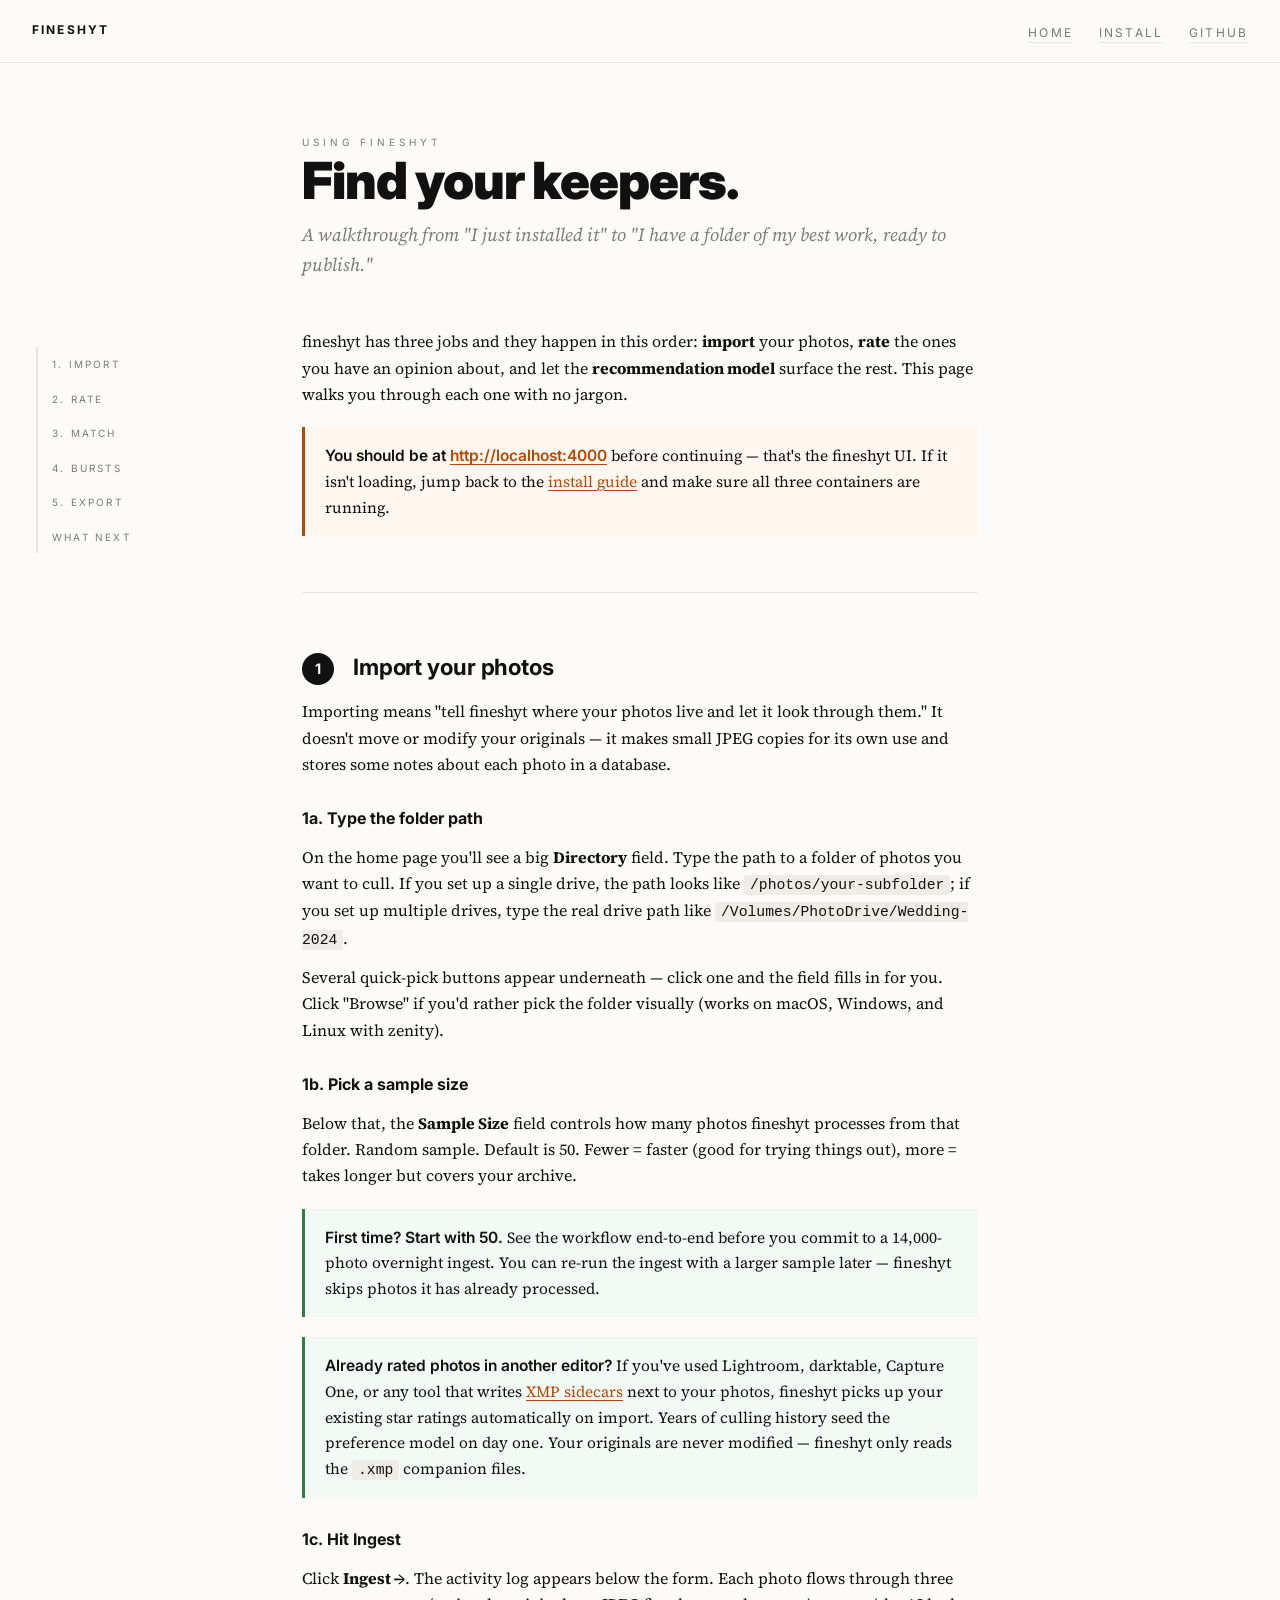
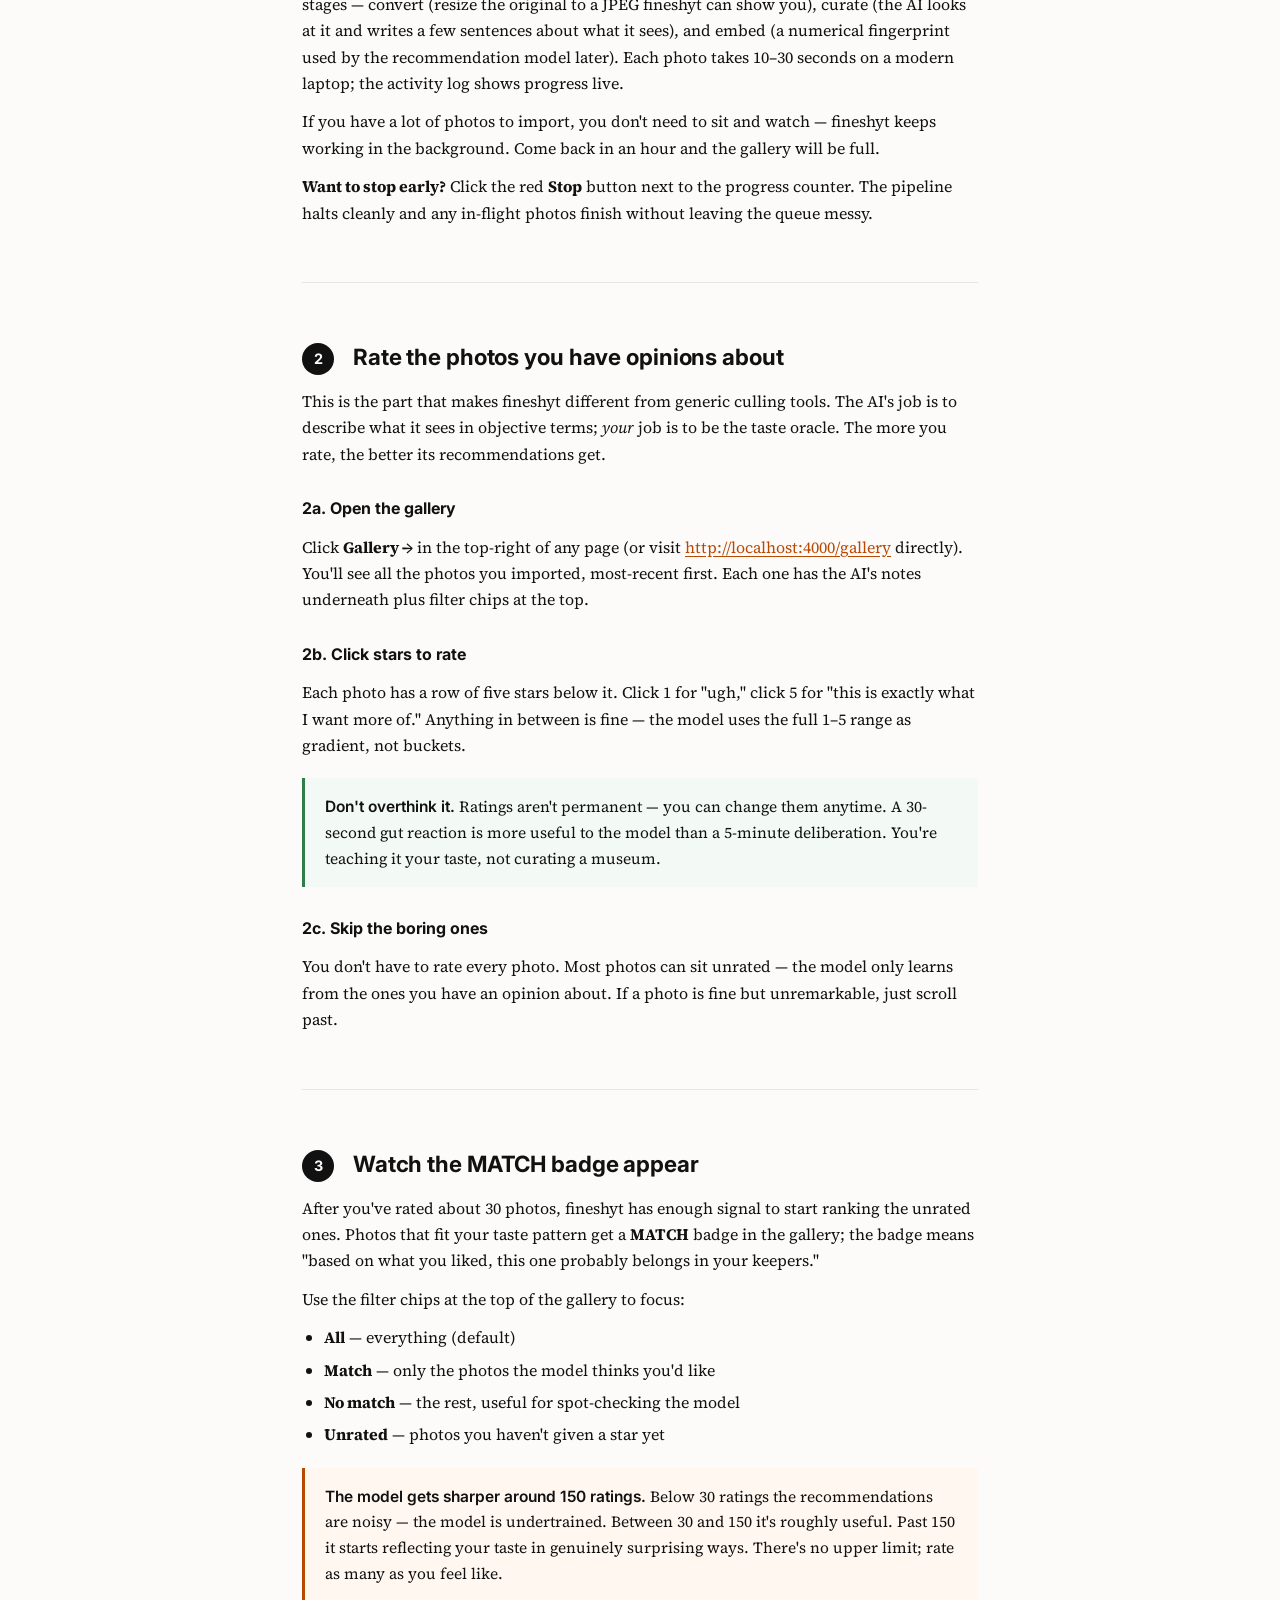
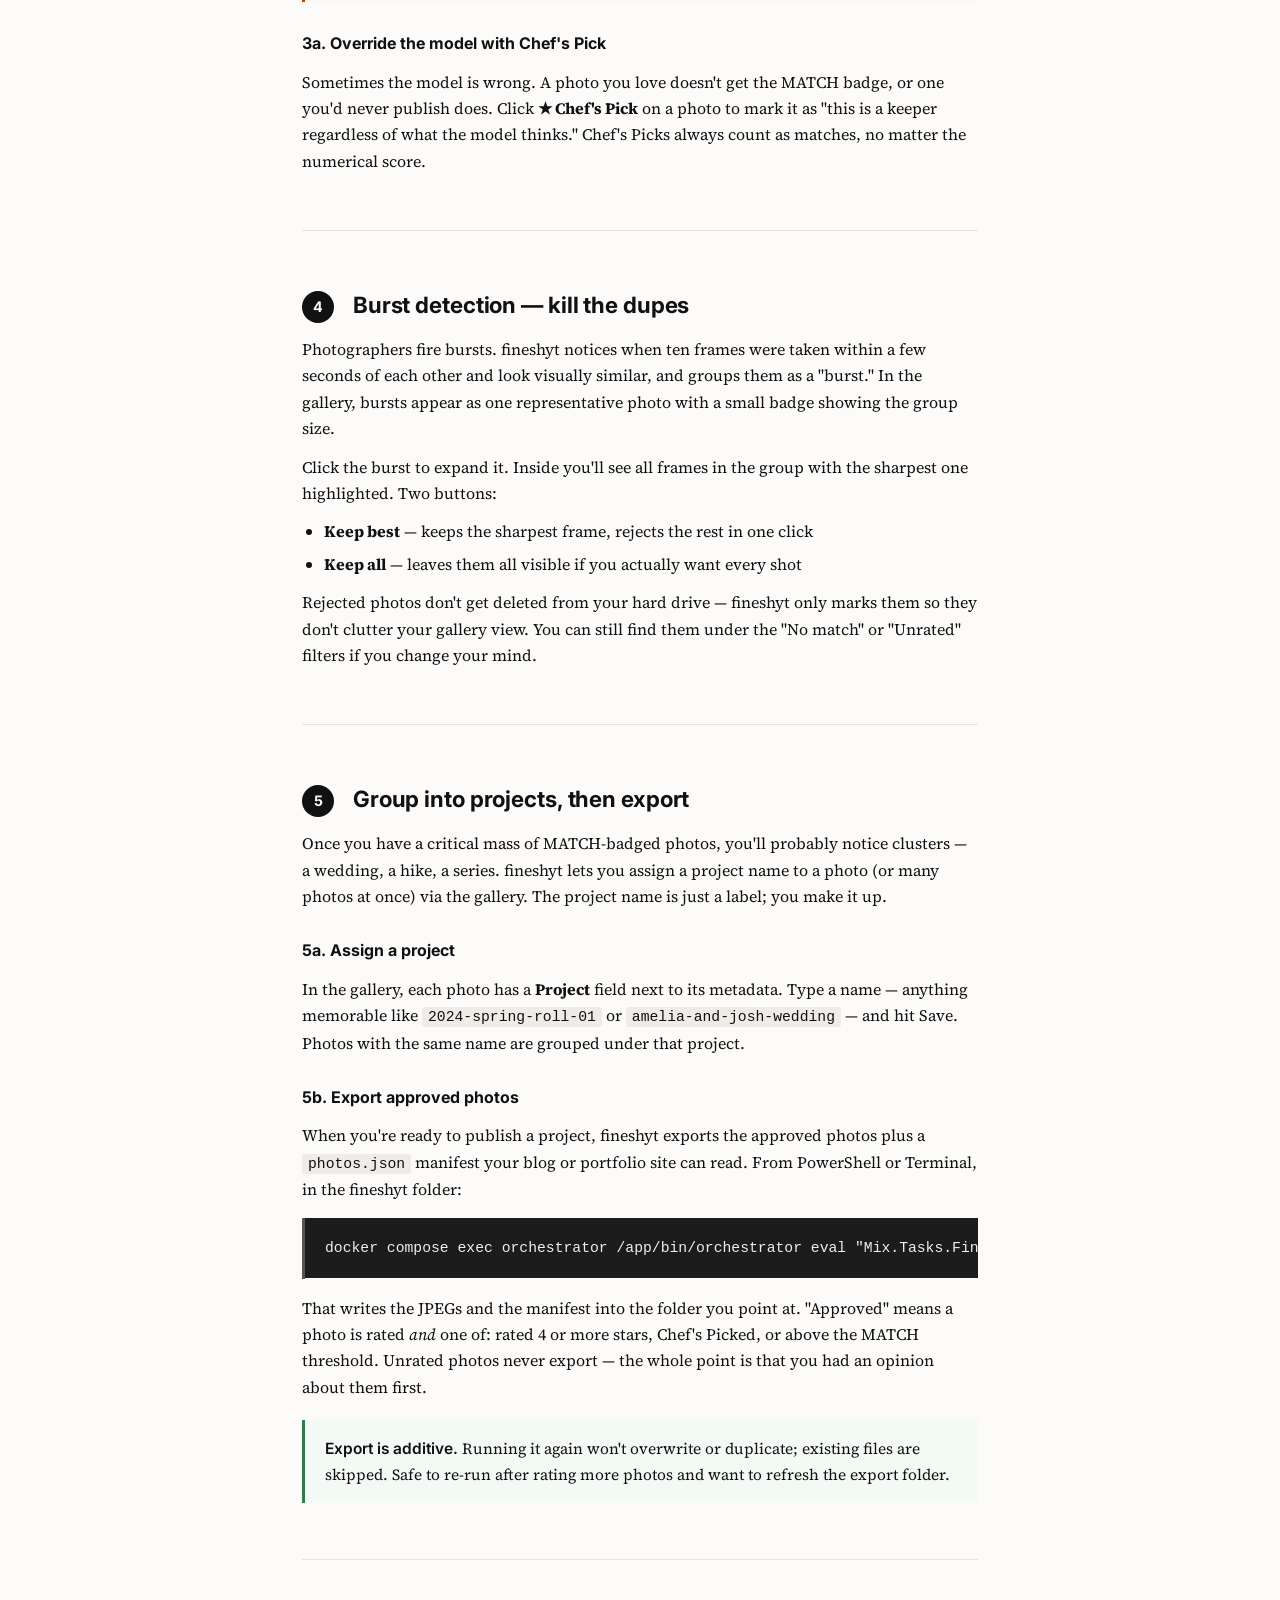
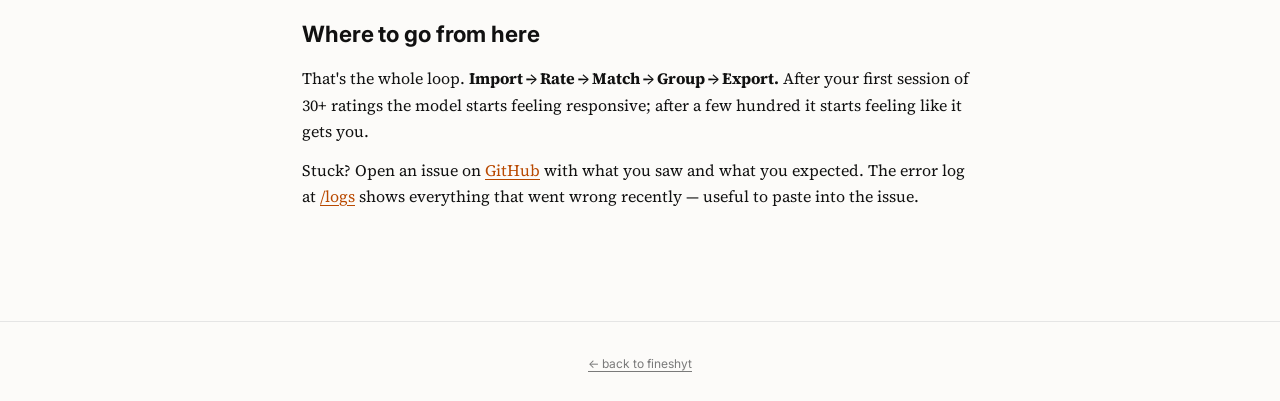
<file: docs/using-fineshyt.html>
<!doctype html>
<html lang="en">
<head>
<meta charset="utf-8" />
<meta name="viewport" content="width=device-width, initial-scale=1" />
<title>Using fineshyt — find the keepers in your photo library</title>
<meta name="description" content="A photographer's walkthrough: import photos, rate them, watch fineshyt learn your taste." />
<link rel="preconnect" href="https://fonts.googleapis.com" />
<link rel="preconnect" href="https://fonts.gstatic.com" crossorigin />
<link href="https://fonts.googleapis.com/css2?family=Inter:wght@400;500;700;900&family=Source+Serif+4:ital,wght@0,400;0,600;1,400&display=swap" rel="stylesheet" />
<style>
  :root {
    --bg: #fcfbf9;
    --ink: #111111;
    --muted: #7a7a7a;
    --line: #e5e5e5;
  }
  * { box-sizing: border-box; }
  html, body { margin: 0; padding: 0; }
  body {
    background: var(--bg);
    color: var(--ink);
    font-family: "Source Serif 4", Georgia, serif;
    -webkit-font-smoothing: antialiased;
    text-rendering: optimizeLegibility;
    line-height: 1.65;
  }
  .sans { font-family: "Inter", sans-serif; }
  .micro {
    font-family: "Inter", sans-serif;
    text-transform: uppercase;
    letter-spacing: 0.4em;
    font-size: 10px;
    color: var(--muted);
  }
  header {
    border-bottom: 1px solid var(--line);
    padding: 18px 32px;
    display: flex;
    justify-content: space-between;
    align-items: center;
  }
  header a {
    font-family: "Inter", sans-serif;
    font-size: 12px;
    text-transform: uppercase;
    letter-spacing: 0.18em;
    color: var(--muted);
    text-decoration: none;
    border-bottom: 1px solid var(--line);
    padding-bottom: 2px;
    margin-left: 22px;
  }
  header a:hover { color: var(--ink); border-color: var(--ink); }
  header a.brand { font-weight: 700; color: var(--ink); border: none; margin: 0; }

  main { max-width: 740px; margin: 0 auto; padding: 64px 32px 100px; }

  h1 {
    font-family: "Inter", sans-serif;
    font-weight: 900;
    font-size: clamp(2rem, 5vw, 3.2rem);
    letter-spacing: -0.02em;
    line-height: 1.05;
    margin: 0 0 12px;
  }
  .subtitle { color: var(--muted); font-style: italic; font-size: 1.15rem; margin: 0 0 48px; }

  h2 {
    font-family: "Inter", sans-serif;
    font-weight: 700;
    font-size: 1.4rem;
    margin: 56px 0 12px;
    letter-spacing: -0.005em;
  }
  h2 .step-num {
    display: inline-block;
    width: 32px;
    height: 32px;
    line-height: 32px;
    text-align: center;
    background: var(--ink);
    color: var(--bg);
    border-radius: 50%;
    font-size: 0.9rem;
    font-weight: 700;
    margin-right: 14px;
    vertical-align: middle;
  }
  h3 {
    font-family: "Inter", sans-serif;
    font-size: 1rem;
    margin: 28px 0 8px;
  }
  p { margin: 12px 0; }
  ul, ol { margin: 12px 0; padding-left: 1.4em; }
  li { margin: 6px 0; }

  pre, code {
    font-family: "JetBrains Mono", "Menlo", monospace;
    font-size: 0.92rem;
  }
  code {
    background: #efece7;
    padding: 2px 6px;
    border-radius: 3px;
  }
  pre {
    background: #1c1c1c;
    color: #f0eee8;
    padding: 18px 20px;
    overflow-x: auto;
    margin: 16px 0;
    border-left: 3px solid #555;
  }
  pre code { background: transparent; padding: 0; color: inherit; }

  .note {
    border-left: 3px solid #b94900;
    background: #fff7f0;
    padding: 16px 20px;
    margin: 20px 0;
    font-size: 0.97rem;
  }
  .note b { font-family: "Inter", sans-serif; font-weight: 600; }

  .tip {
    border-left: 3px solid #2f7d4a;
    background: #f3faf5;
    padding: 16px 20px;
    margin: 20px 0;
    font-size: 0.97rem;
  }
  .tip b { font-family: "Inter", sans-serif; font-weight: 600; }

  a { color: #b94900; text-underline-offset: 3px; }
  a:hover { color: #8a3700; }

  hr { border: none; border-top: 1px solid var(--line); margin: 56px 0; }

  footer {
    border-top: 1px solid var(--line);
    padding: 32px;
    color: var(--muted);
    font-size: 12px;
    font-family: "Inter", sans-serif;
    text-align: center;
  }
  footer a { color: var(--muted); }

  /* ---- Section nav rail ----------------------------------------- */
  html { scroll-behavior: smooth; }
  h2 { scroll-margin-top: 32px; }

  .toc {
    position: fixed;
    top: 50%;
    left: 36px;
    transform: translateY(-50%);
    z-index: 10;
    font-family: "Inter", sans-serif;
    font-size: 10px;
    text-transform: uppercase;
    letter-spacing: 0.22em;
    max-height: 80vh;
    overflow-y: auto;
  }
  .toc a {
    display: block;
    padding: 9px 0 9px 14px;
    color: var(--muted);
    text-decoration: none;
    border-left: 2px solid var(--line);
    transition: color 0.15s, border-color 0.15s, padding-left 0.15s;
  }
  .toc a:hover {
    color: var(--ink);
    border-color: var(--ink);
    padding-left: 18px;
  }

  @media (max-width: 1180px) {
    .toc { display: none; }
  }
</style>
</head>
<body>

<header>
  <a class="brand" href="index.html">fineshyt</a>
  <nav>
    <a href="index.html">Home</a>
    <a href="install-windows.html">Install</a>
    <a href="https://github.com/qweliant/fineshyt">GitHub</a>
  </nav>
</header>

<aside class="toc" aria-label="Section navigation">
  <a href="#step-1">1. Import</a>
  <a href="#step-2">2. Rate</a>
  <a href="#step-3">3. Match</a>
  <a href="#step-4">4. Bursts</a>
  <a href="#step-5">5. Export</a>
  <a href="#next">What next</a>
</aside>

<main>

<span class="micro">Using fineshyt</span>
<h1>Find your keepers.</h1>
<p class="subtitle">
  A walkthrough from "I just installed it" to "I have a folder of my best work, ready to publish."
</p>

<p>
  fineshyt has three jobs and they happen in this order: <b>import</b>
  your photos, <b>rate</b> the ones you have an opinion about, and let
  the <b>recommendation model</b> surface the rest. This page walks
  you through each one with no jargon.
</p>

<div class="note">
  <b>You should be at <a href="http://localhost:4000">http://localhost:4000</a></b>
  before continuing — that's the fineshyt UI. If it isn't loading, jump
  back to the <a href="install-windows.html">install guide</a> and make
  sure all three containers are running.
</div>

<hr/>

<h2 id="step-1"><span class="step-num">1</span> Import your photos</h2>
<p>
  Importing means "tell fineshyt where your photos live and let it look
  through them." It doesn't move or modify your originals — it makes
  small JPEG copies for its own use and stores some notes about each
  photo in a database.
</p>

<h3>1a. Type the folder path</h3>
<p>
  On the home page you'll see a big <b>Directory</b> field. Type the
  path to a folder of photos you want to cull. If you set up a single
  drive, the path looks like <code>/photos/your-subfolder</code>; if
  you set up multiple drives, type the real drive path like
  <code>/Volumes/PhotoDrive/Wedding-2024</code>.
</p>
<p>
  Several quick-pick buttons appear underneath — click one and the
  field fills in for you. Click "Browse" if you'd rather pick the
  folder visually (works on macOS, Windows, and Linux with zenity).
</p>

<h3>1b. Pick a sample size</h3>
<p>
  Below that, the <b>Sample Size</b> field controls how many photos
  fineshyt processes from that folder. Random sample. Default is 50.
  Fewer = faster (good for trying things out), more = takes longer
  but covers your archive.
</p>
<div class="tip">
  <b>First time? Start with 50.</b> See the workflow end-to-end before
  you commit to a 14,000-photo overnight ingest. You can re-run the
  ingest with a larger sample later — fineshyt skips photos it has
  already processed.
</div>

<div class="tip">
  <b>Already rated photos in another editor?</b> If you've used
  Lightroom, darktable, Capture One, or any tool that writes
  <a href="https://en.wikipedia.org/wiki/Extensible_Metadata_Platform">XMP
  sidecars</a> next to your photos, fineshyt picks up your existing
  star ratings automatically on import. Years of culling history seed
  the preference model on day one. Your originals are never modified —
  fineshyt only reads the <code>.xmp</code> companion files.
</div>

<h3>1c. Hit Ingest</h3>
<p>
  Click <b>Ingest →</b>. The activity log appears below the form. Each
  photo flows through three stages — convert (resize the original to
  a JPEG fineshyt can show you), curate (the AI looks at it and writes
  a few sentences about what it sees), and embed (a numerical
  fingerprint used by the recommendation model later). Each photo
  takes 10–30 seconds on a modern laptop; the activity log shows
  progress live.
</p>
<p>
  If you have a lot of photos to import, you don't need to sit and
  watch — fineshyt keeps working in the background. Come back in an
  hour and the gallery will be full.
</p>
<p>
  <b>Want to stop early?</b> Click the red <b>Stop</b> button next to
  the progress counter. The pipeline halts cleanly and any in-flight
  photos finish without leaving the queue messy.
</p>

<hr/>

<h2 id="step-2"><span class="step-num">2</span> Rate the photos you have opinions about</h2>
<p>
  This is the part that makes fineshyt different from generic culling
  tools. The AI's job is to describe what it sees in objective terms;
  <em>your</em> job is to be the taste oracle. The more you rate, the
  better its recommendations get.
</p>

<h3>2a. Open the gallery</h3>
<p>
  Click <b>Gallery →</b> in the top-right of any page (or visit
  <a href="http://localhost:4000/gallery">http://localhost:4000/gallery</a>
  directly). You'll see all the photos you imported, most-recent
  first. Each one has the AI's notes underneath plus filter chips at
  the top.
</p>

<h3>2b. Click stars to rate</h3>
<p>
  Each photo has a row of five stars below it. Click 1 for "ugh,"
  click 5 for "this is exactly what I want more of." Anything in
  between is fine — the model uses the full 1–5 range as gradient,
  not buckets.
</p>
<div class="tip">
  <b>Don't overthink it.</b> Ratings aren't permanent — you can change
  them anytime. A 30-second gut reaction is more useful to the model
  than a 5-minute deliberation. You're teaching it your taste, not
  curating a museum.
</div>

<h3>2c. Skip the boring ones</h3>
<p>
  You don't have to rate every photo. Most photos can sit unrated —
  the model only learns from the ones you have an opinion about. If a
  photo is fine but unremarkable, just scroll past.
</p>

<hr/>

<h2 id="step-3"><span class="step-num">3</span> Watch the MATCH badge appear</h2>
<p>
  After you've rated about 30 photos, fineshyt has enough signal to
  start ranking the unrated ones. Photos that fit your taste pattern
  get a <b>MATCH</b> badge in the gallery; the badge means "based on
  what you liked, this one probably belongs in your keepers."
</p>

<p>
  Use the filter chips at the top of the gallery to focus:
</p>
<ul>
  <li><b>All</b> — everything (default)</li>
  <li><b>Match</b> — only the photos the model thinks you'd like</li>
  <li><b>No match</b> — the rest, useful for spot-checking the model</li>
  <li><b>Unrated</b> — photos you haven't given a star yet</li>
</ul>

<div class="note">
  <b>The model gets sharper around 150 ratings.</b> Below 30 ratings
  the recommendations are noisy — the model is undertrained. Between
  30 and 150 it's roughly useful. Past 150 it starts reflecting your
  taste in genuinely surprising ways. There's no upper limit; rate as
  many as you feel like.
</div>

<h3>3a. Override the model with Chef's Pick</h3>
<p>
  Sometimes the model is wrong. A photo you love doesn't get the MATCH
  badge, or one you'd never publish does. Click <b>★ Chef's Pick</b>
  on a photo to mark it as "this is a keeper regardless of what the
  model thinks." Chef's Picks always count as matches, no matter the
  numerical score.
</p>

<hr/>

<h2 id="step-4"><span class="step-num">4</span> Burst detection — kill the dupes</h2>
<p>
  Photographers fire bursts. fineshyt notices when ten frames were
  taken within a few seconds of each other and look visually similar,
  and groups them as a "burst." In the gallery, bursts appear as one
  representative photo with a small badge showing the group size.
</p>
<p>
  Click the burst to expand it. Inside you'll see all frames in the
  group with the sharpest one highlighted. Two buttons:
</p>
<ul>
  <li><b>Keep best</b> — keeps the sharpest frame, rejects the rest in one click</li>
  <li><b>Keep all</b> — leaves them all visible if you actually want every shot</li>
</ul>
<p>
  Rejected photos don't get deleted from your hard drive — fineshyt
  only marks them so they don't clutter your gallery view. You can
  still find them under the "No match" or "Unrated" filters if you
  change your mind.
</p>

<hr/>

<h2 id="step-5"><span class="step-num">5</span> Group into projects, then export</h2>
<p>
  Once you have a critical mass of MATCH-badged photos, you'll
  probably notice clusters — a wedding, a hike, a series. fineshyt
  lets you assign a project name to a photo (or many photos at once)
  via the gallery. The project name is just a label; you make it up.
</p>

<h3>5a. Assign a project</h3>
<p>
  In the gallery, each photo has a <b>Project</b> field next to its
  metadata. Type a name — anything memorable like
  <code>2024-spring-roll-01</code> or <code>amelia-and-josh-wedding</code> —
  and hit Save. Photos with the same name are grouped under that
  project.
</p>

<h3>5b. Export approved photos</h3>
<p>
  When you're ready to publish a project, fineshyt exports the
  approved photos plus a <code>photos.json</code> manifest your blog
  or portfolio site can read. From PowerShell or Terminal, in the
  fineshyt folder:
</p>
<pre>docker compose exec orchestrator /app/bin/orchestrator eval "Mix.Tasks.Fineshyt.Export.run([\"--target\", \"/photos/exports/wedding\"])"</pre>
<p>
  That writes the JPEGs and the manifest into the folder you point at.
  "Approved" means a photo is rated <em>and</em> one of: rated 4 or
  more stars, Chef's Picked, or above the MATCH threshold. Unrated
  photos never export — the whole point is that you had an opinion
  about them first.
</p>

<div class="tip">
  <b>Export is additive.</b> Running it again won't overwrite or
  duplicate; existing files are skipped. Safe to re-run after rating
  more photos and want to refresh the export folder.
</div>

<hr/>

<h2 id="next">Where to go from here</h2>
<p>
  That's the whole loop. <b>Import → Rate → Match → Group → Export.</b>
  After your first session of 30+ ratings the model starts feeling
  responsive; after a few hundred it starts feeling like it gets you.
</p>
<p>
  Stuck? Open an issue on
  <a href="https://github.com/qweliant/fineshyt/issues">GitHub</a> with
  what you saw and what you expected. The error log at
  <a href="http://localhost:4000/logs">/logs</a> shows everything that
  went wrong recently — useful to paste into the issue.
</p>

</main>

<footer>
  <a href="index.html">← back to fineshyt</a>
</footer>

</body>
</html>
</file>
